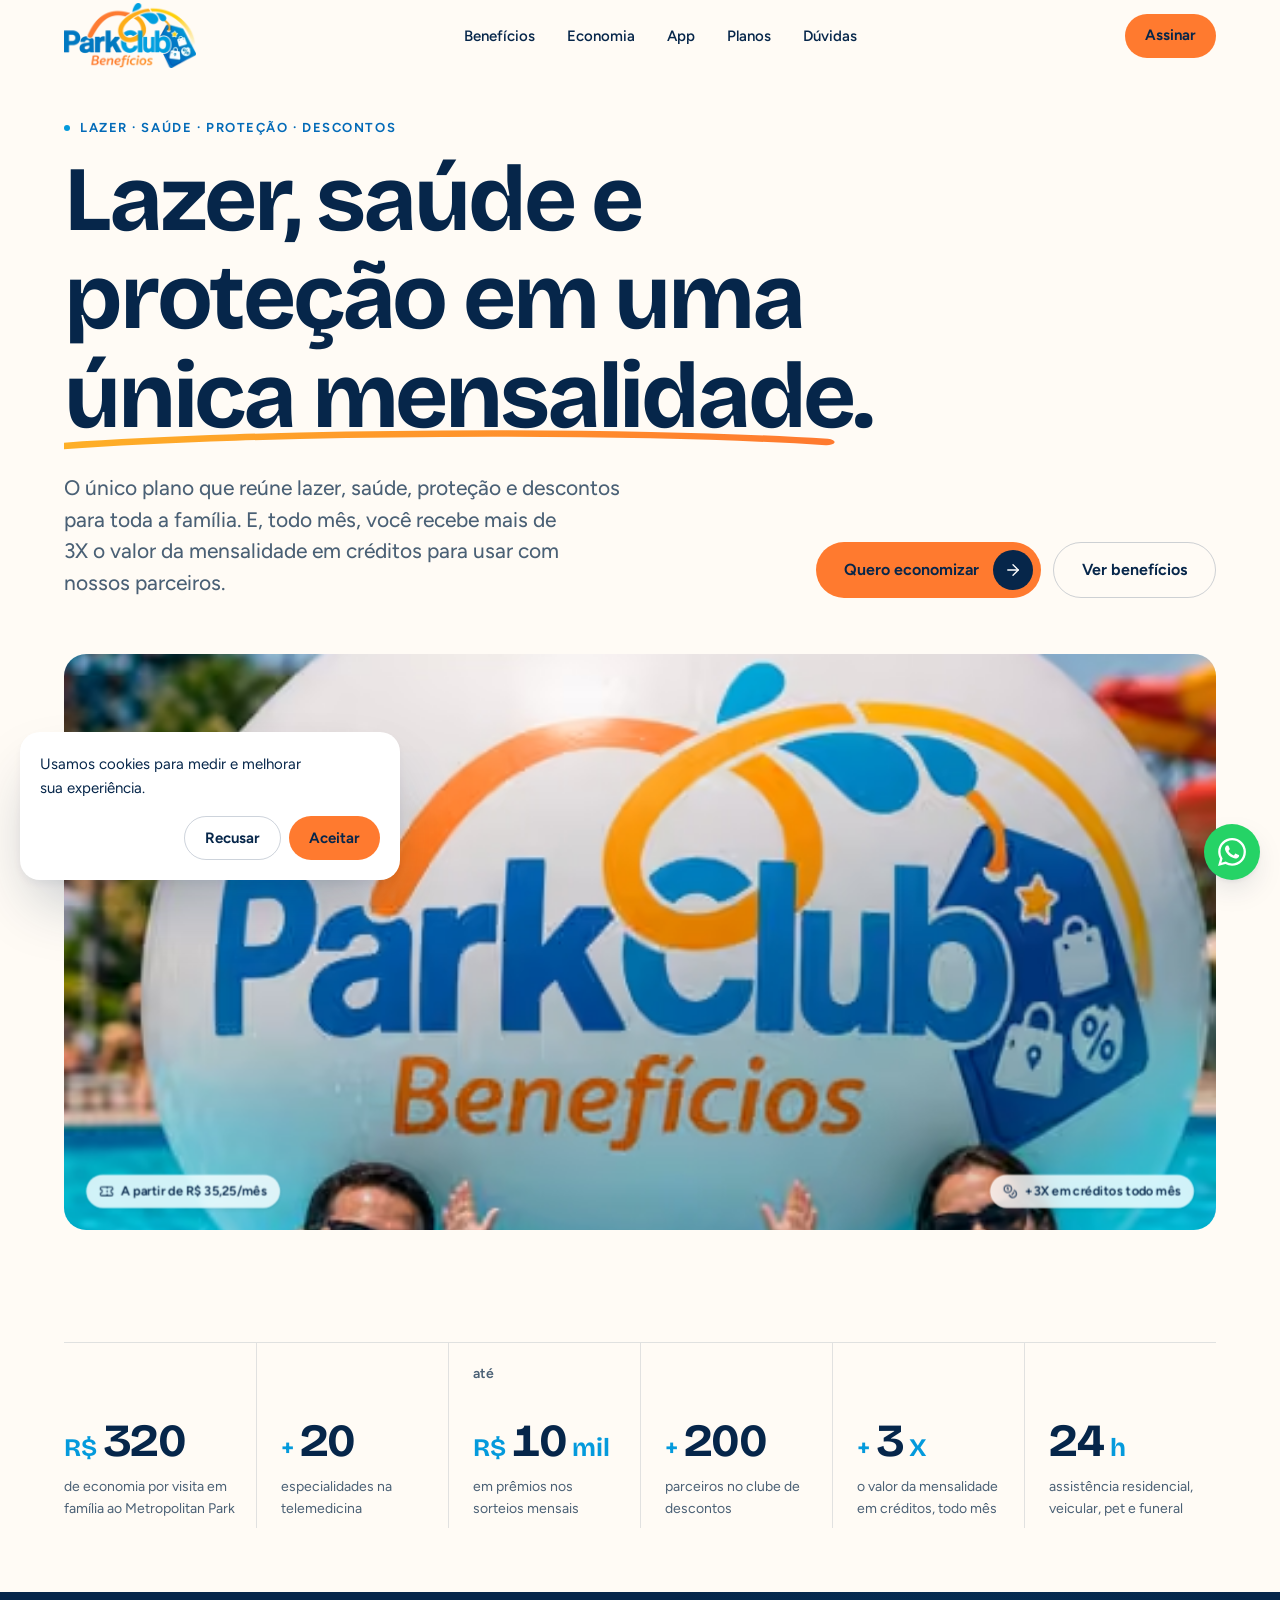
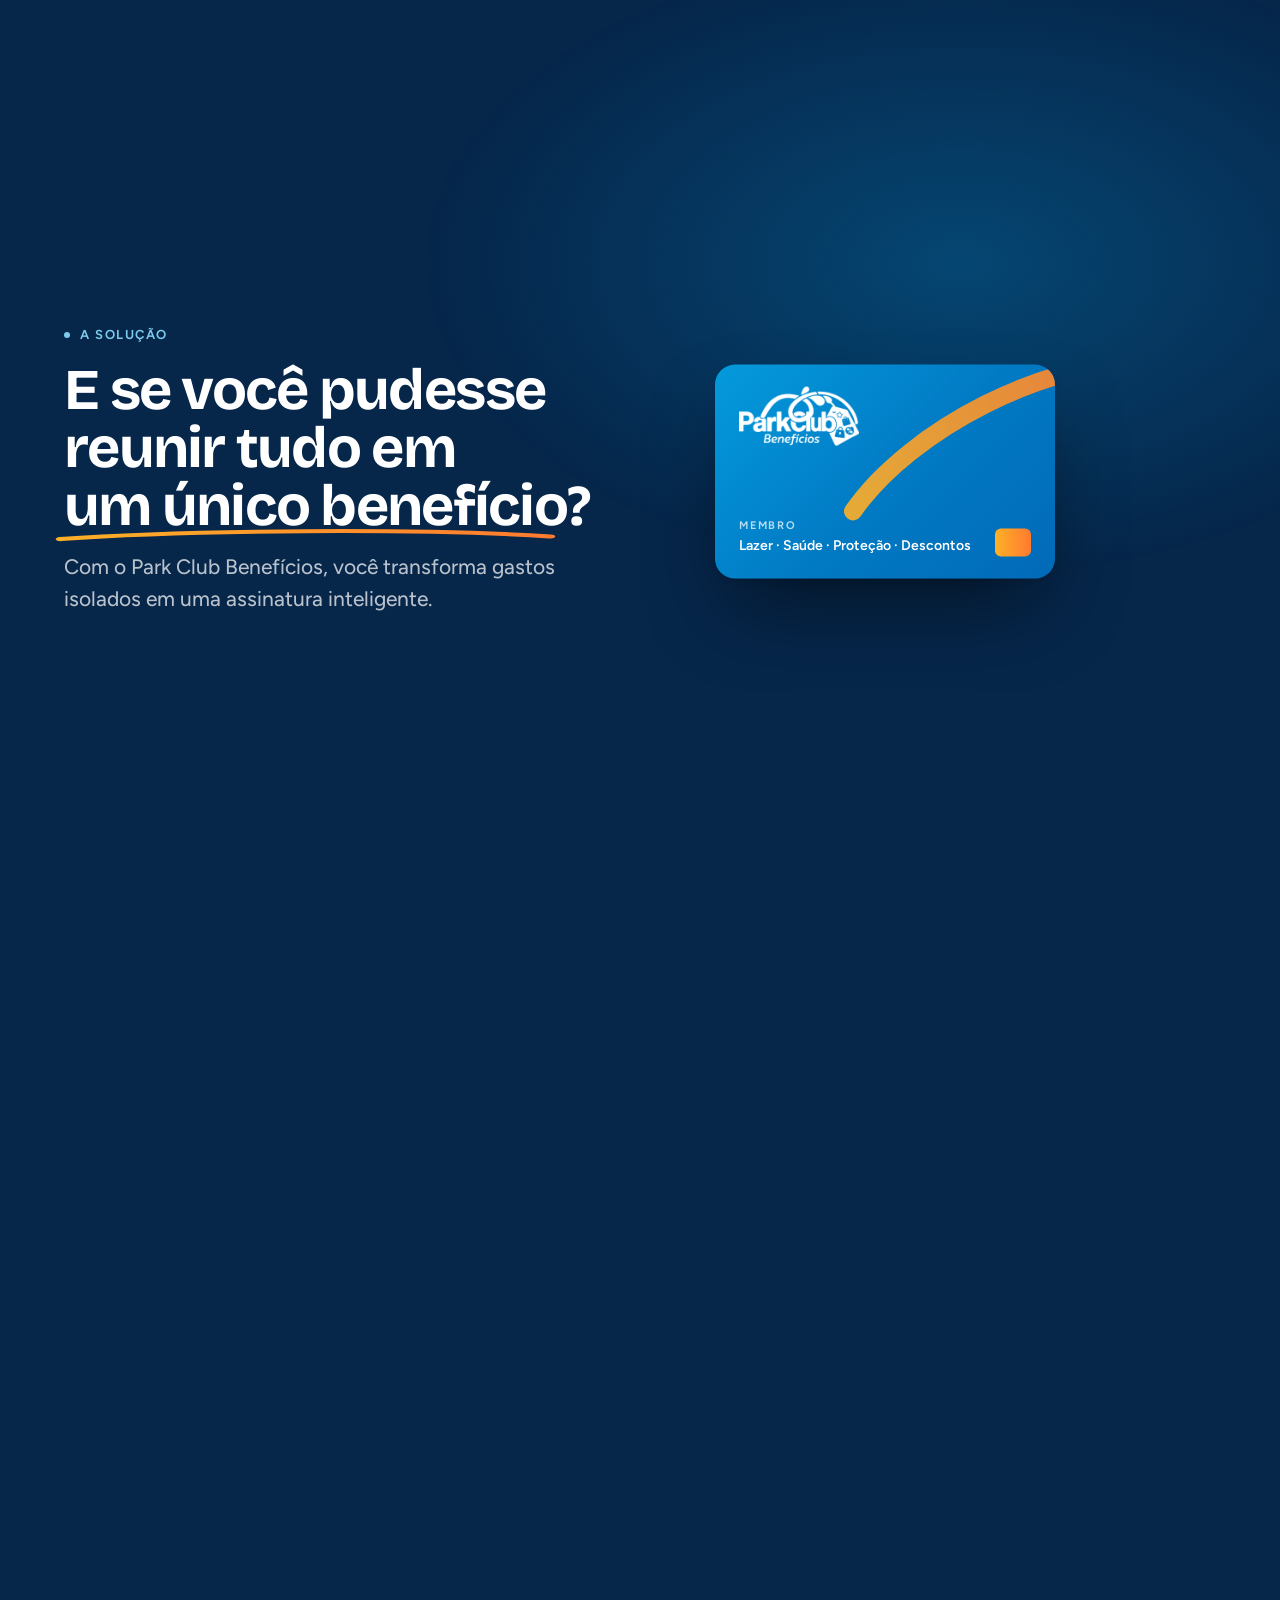
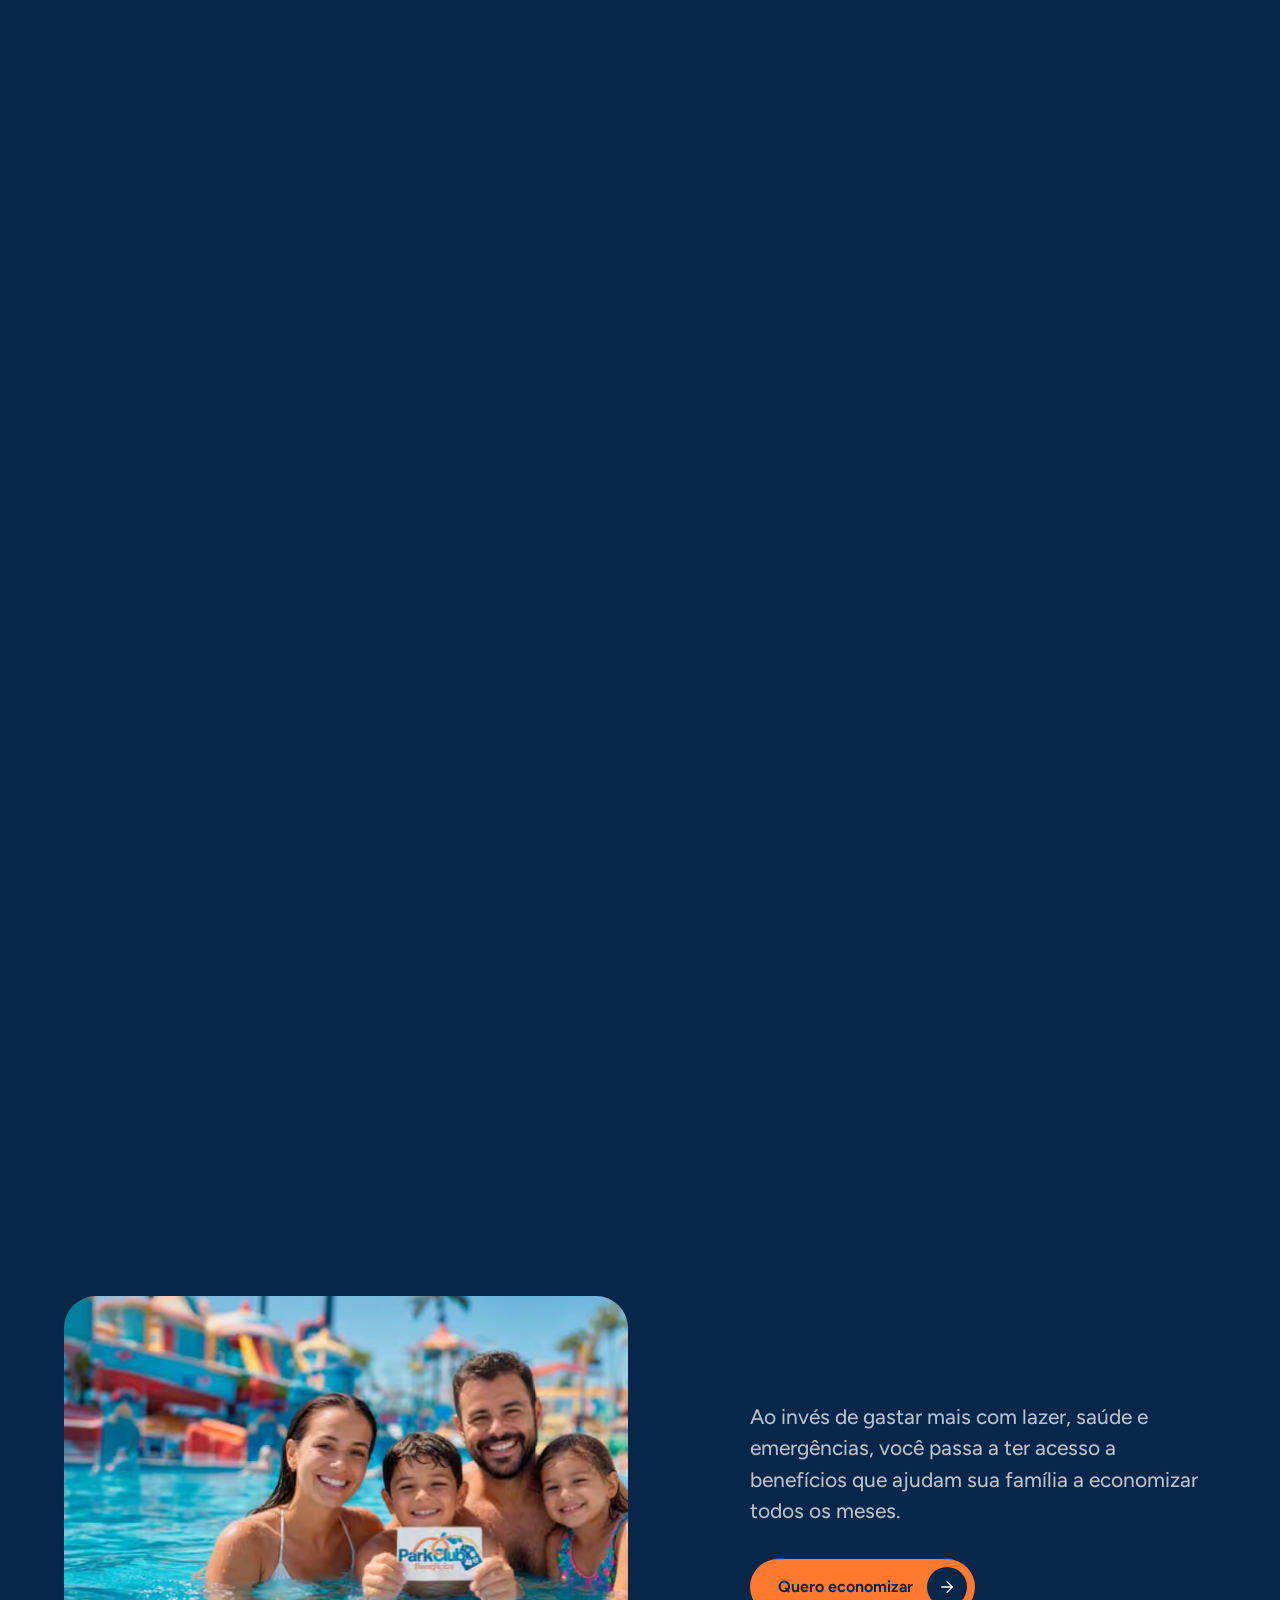
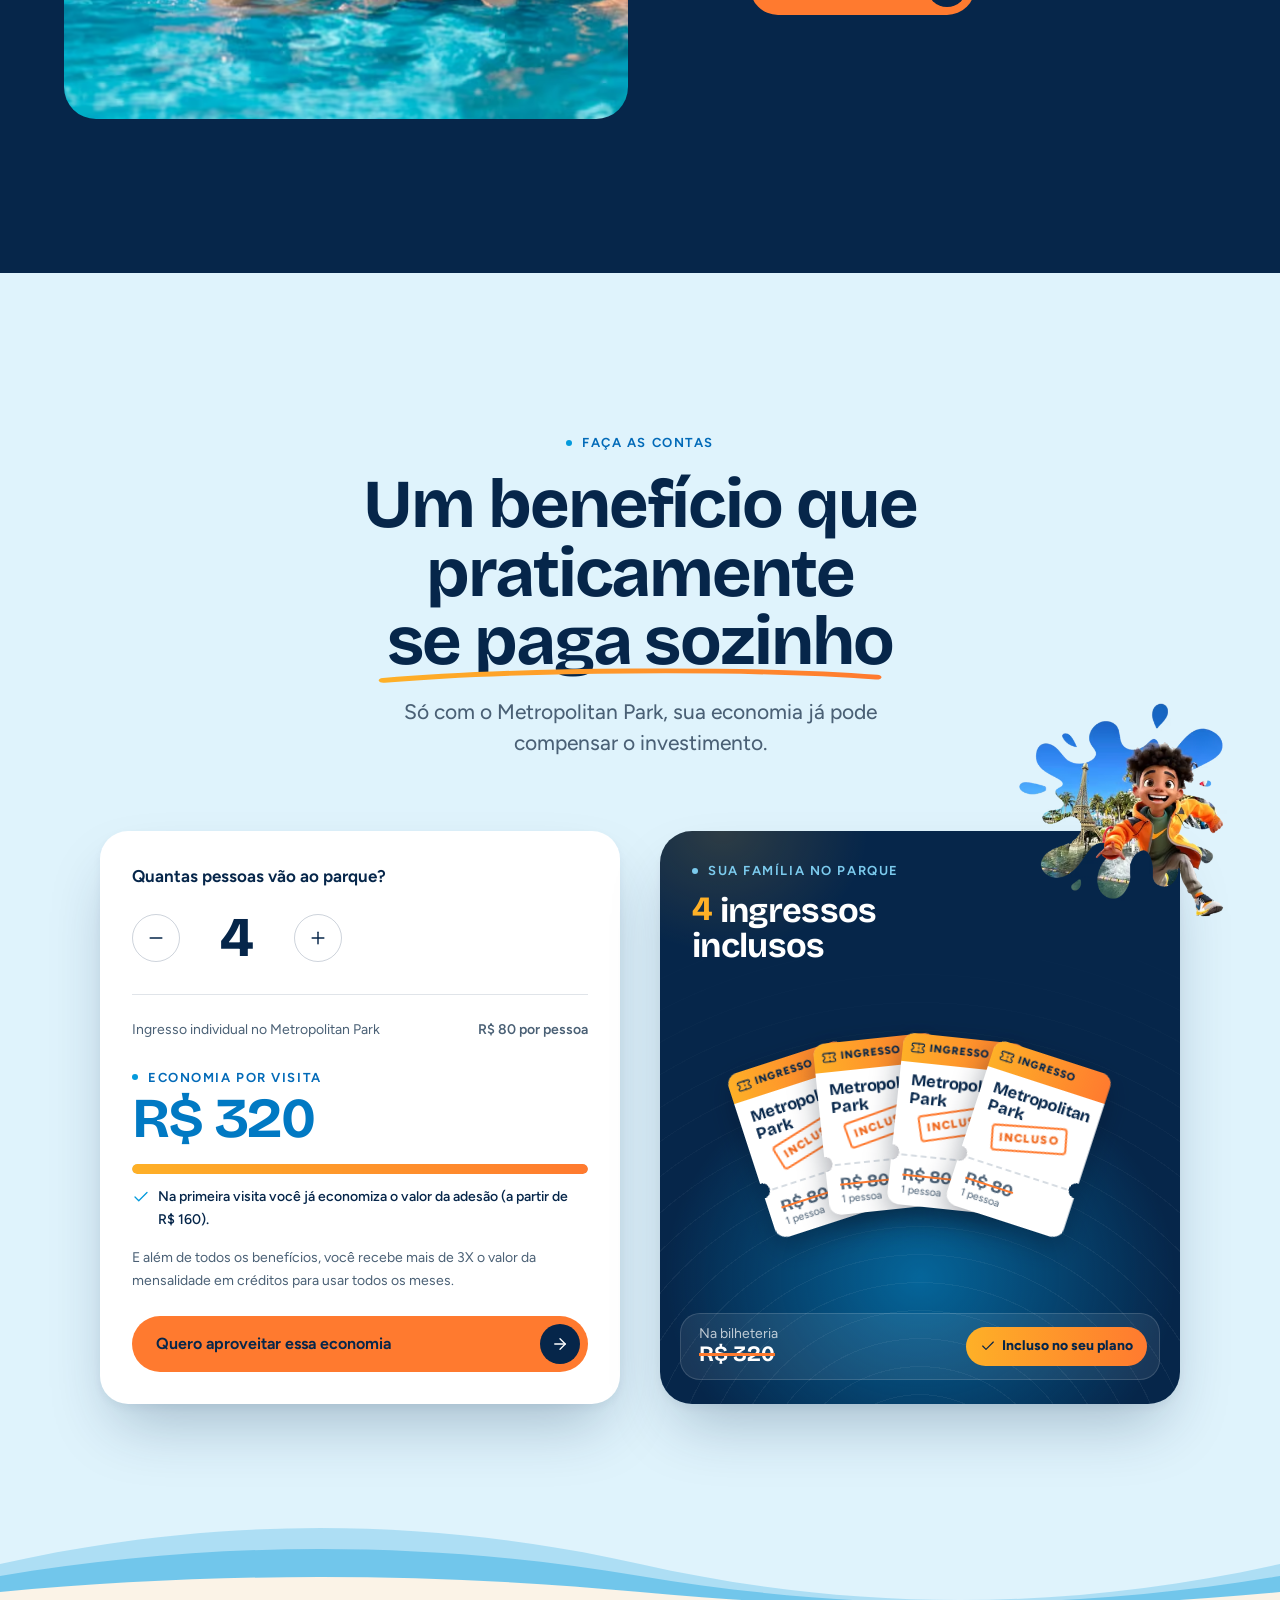
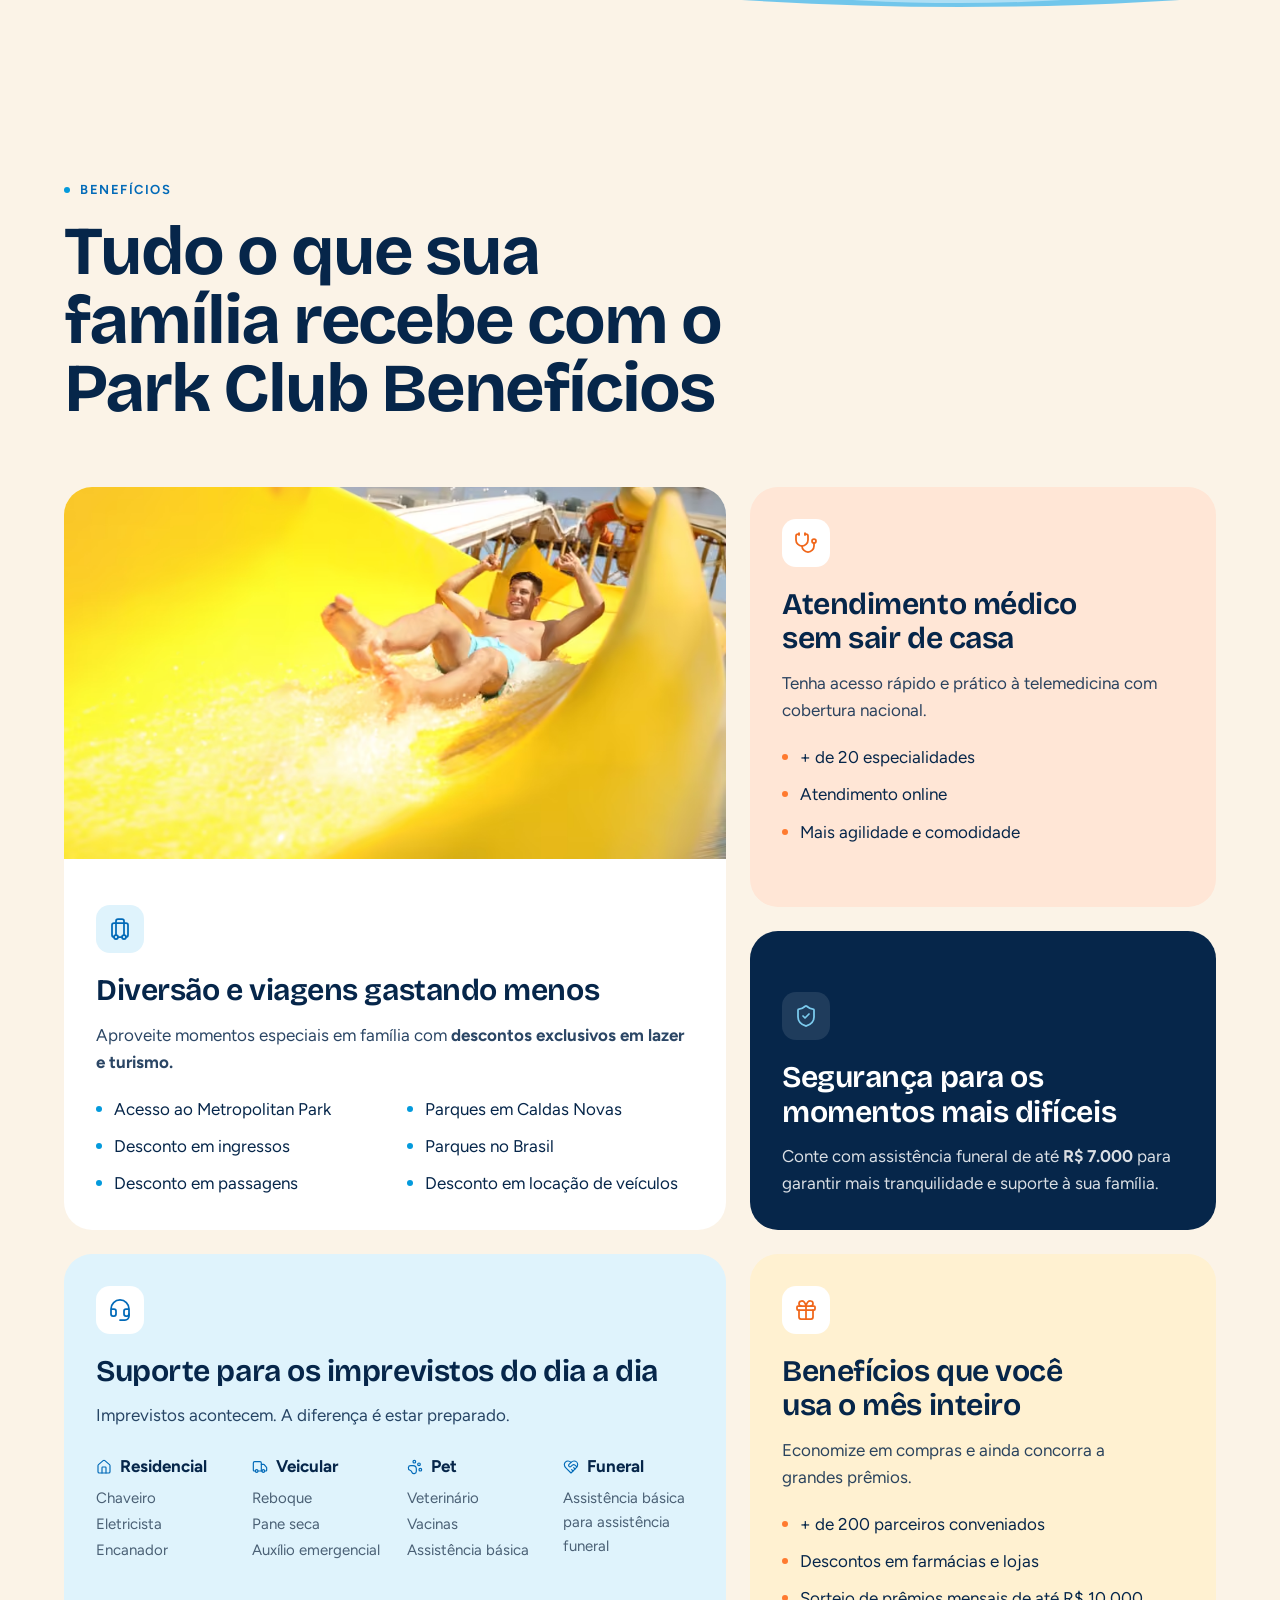
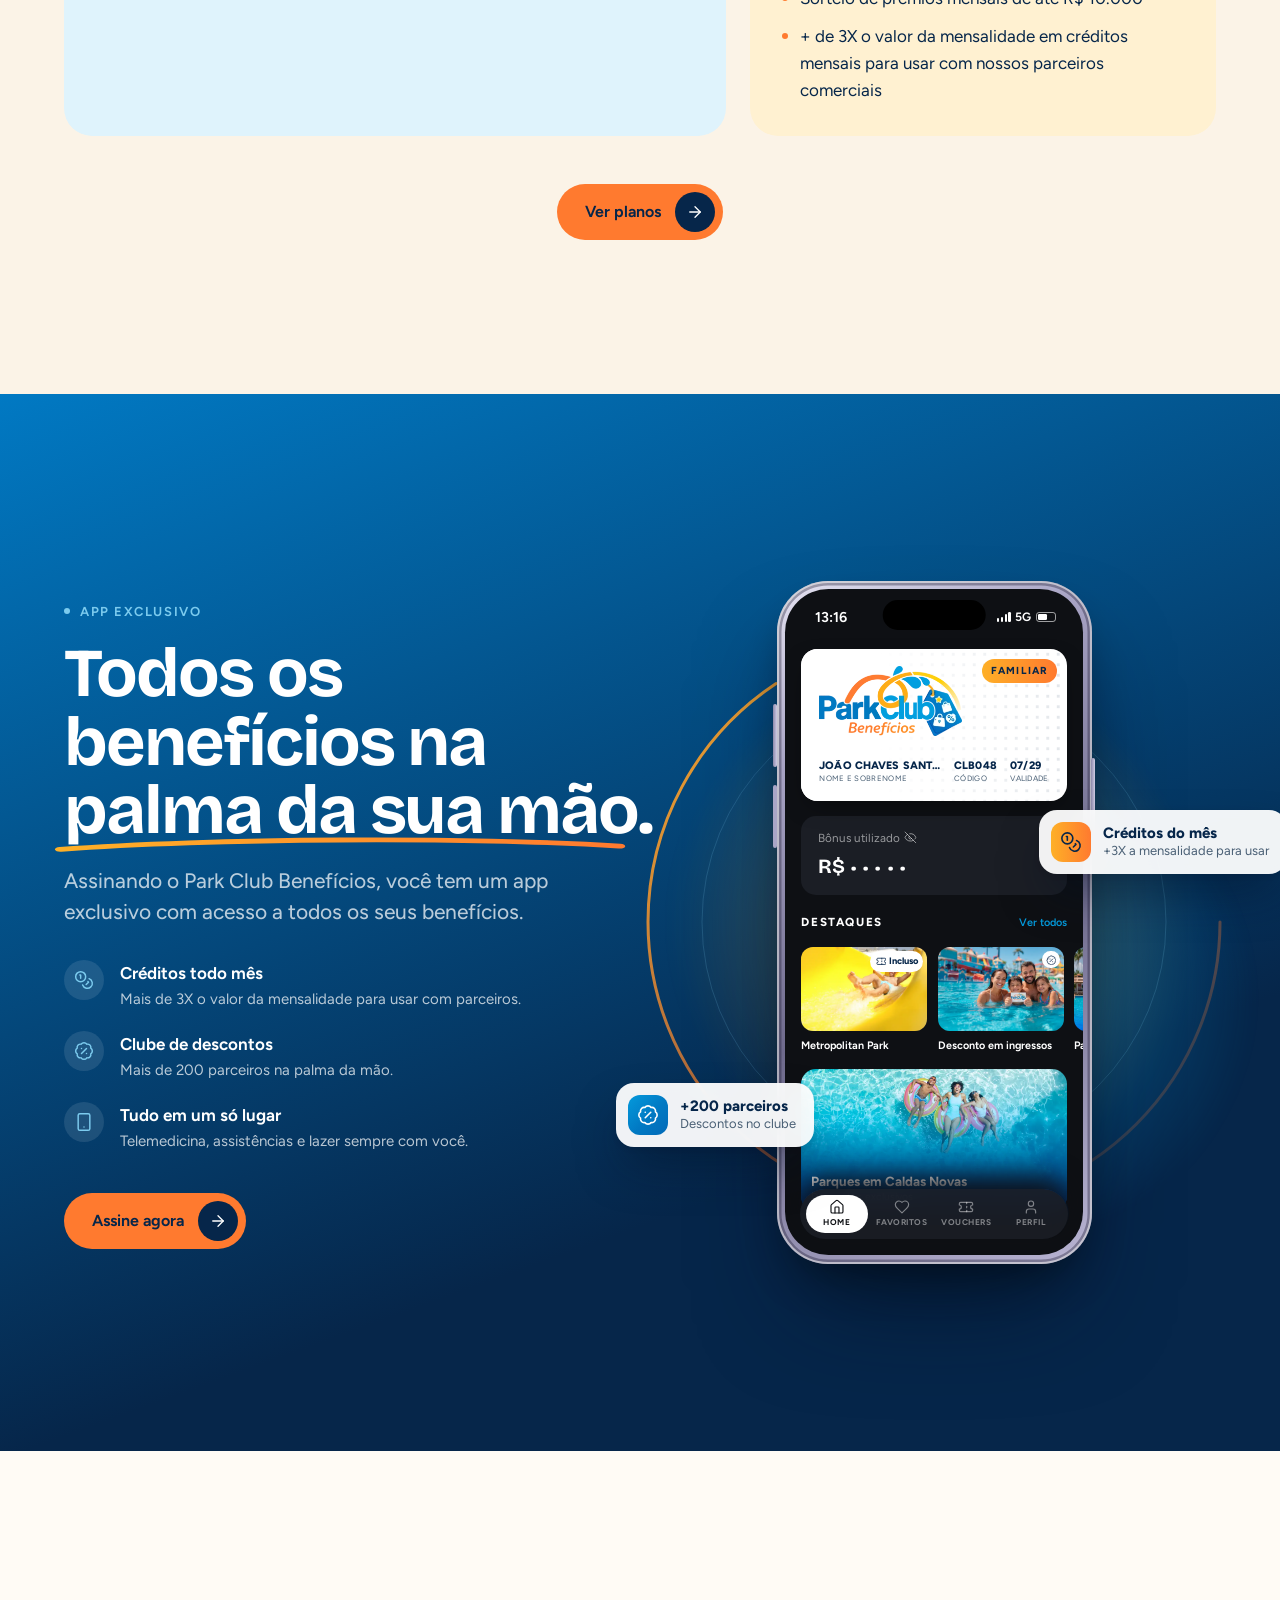
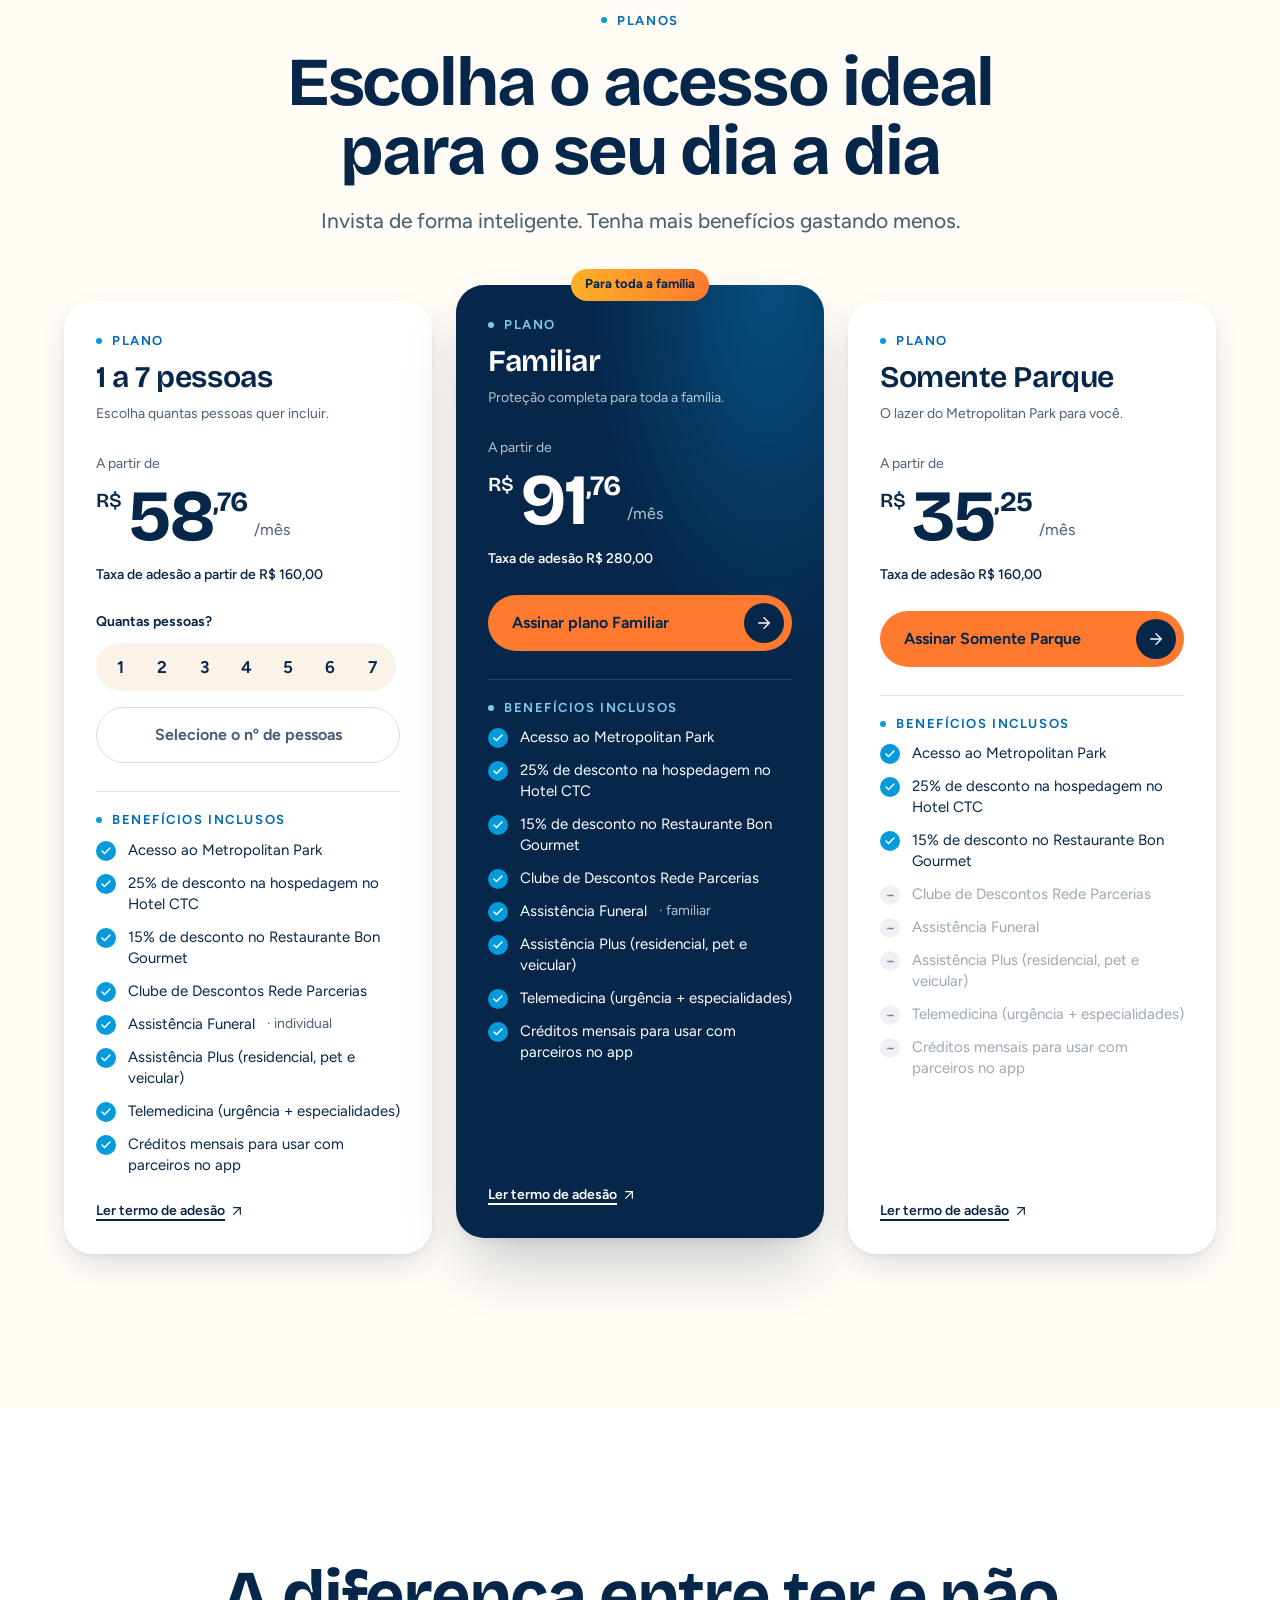
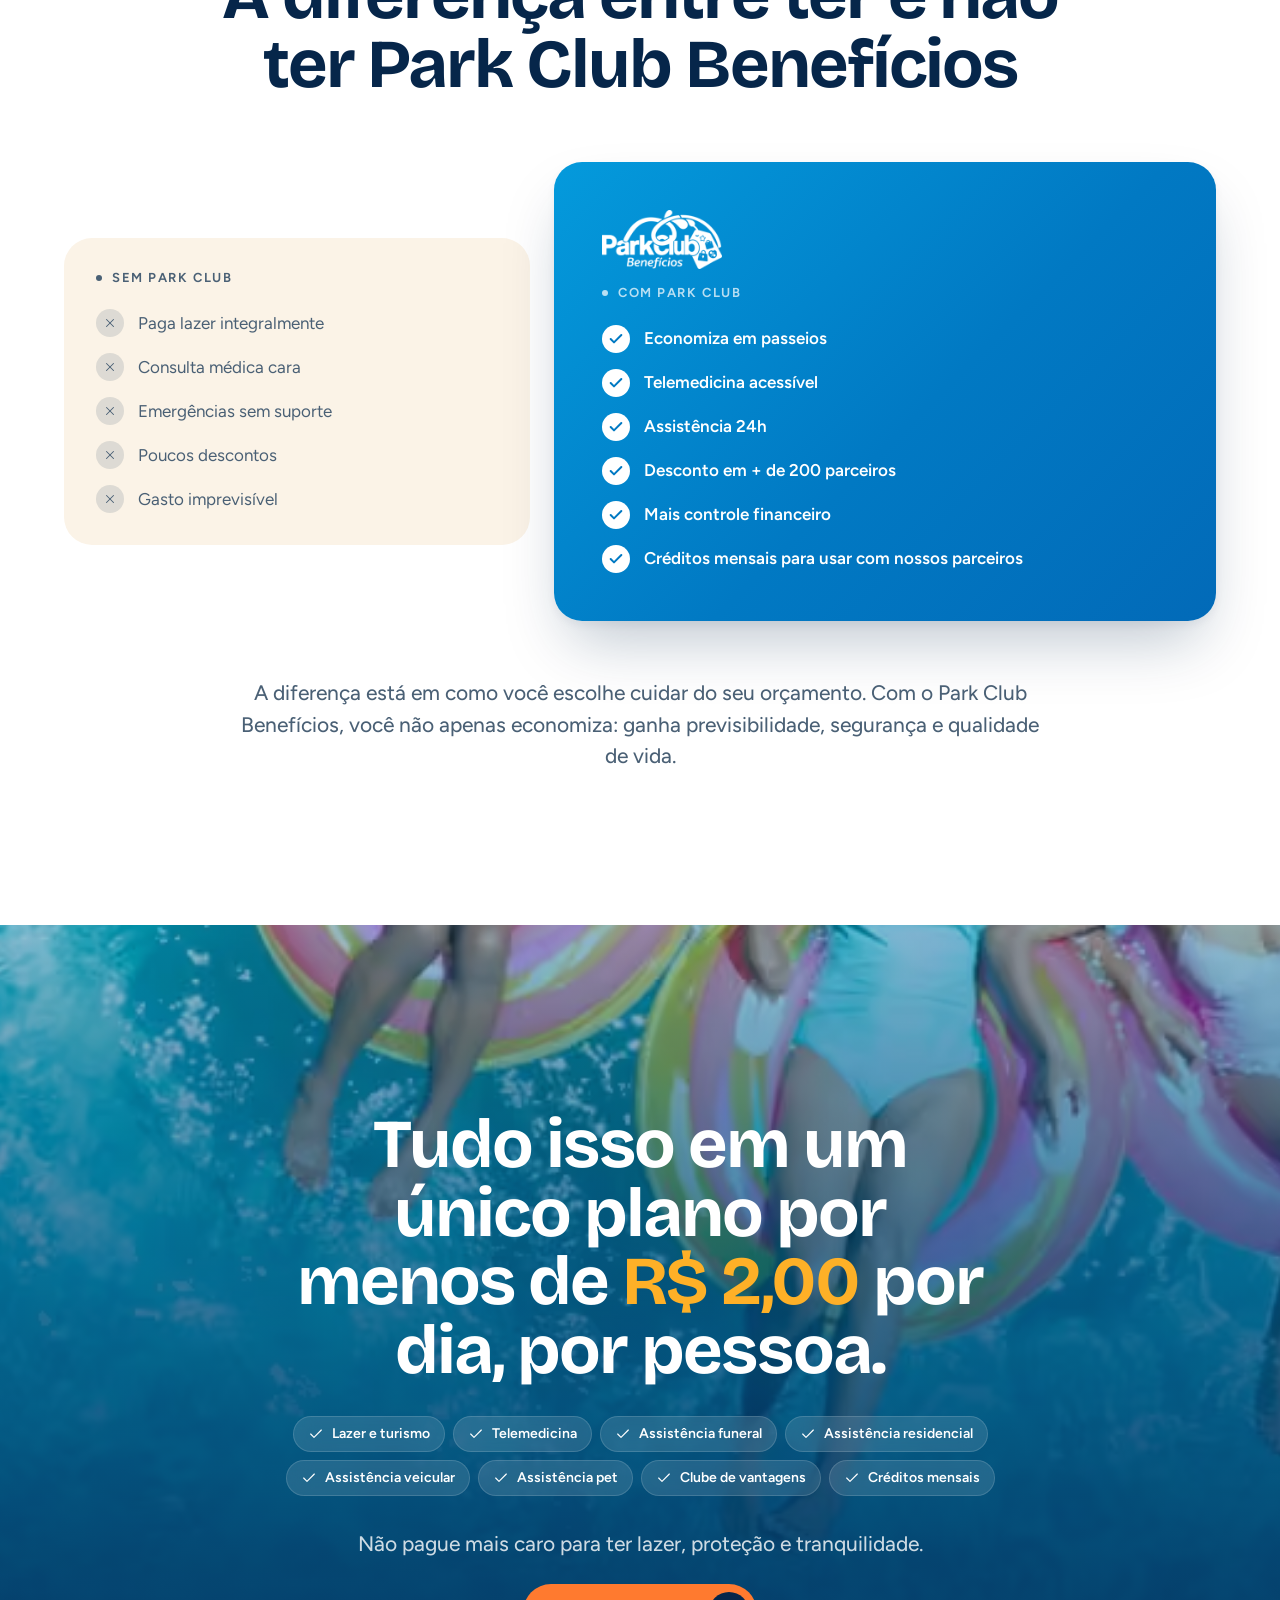
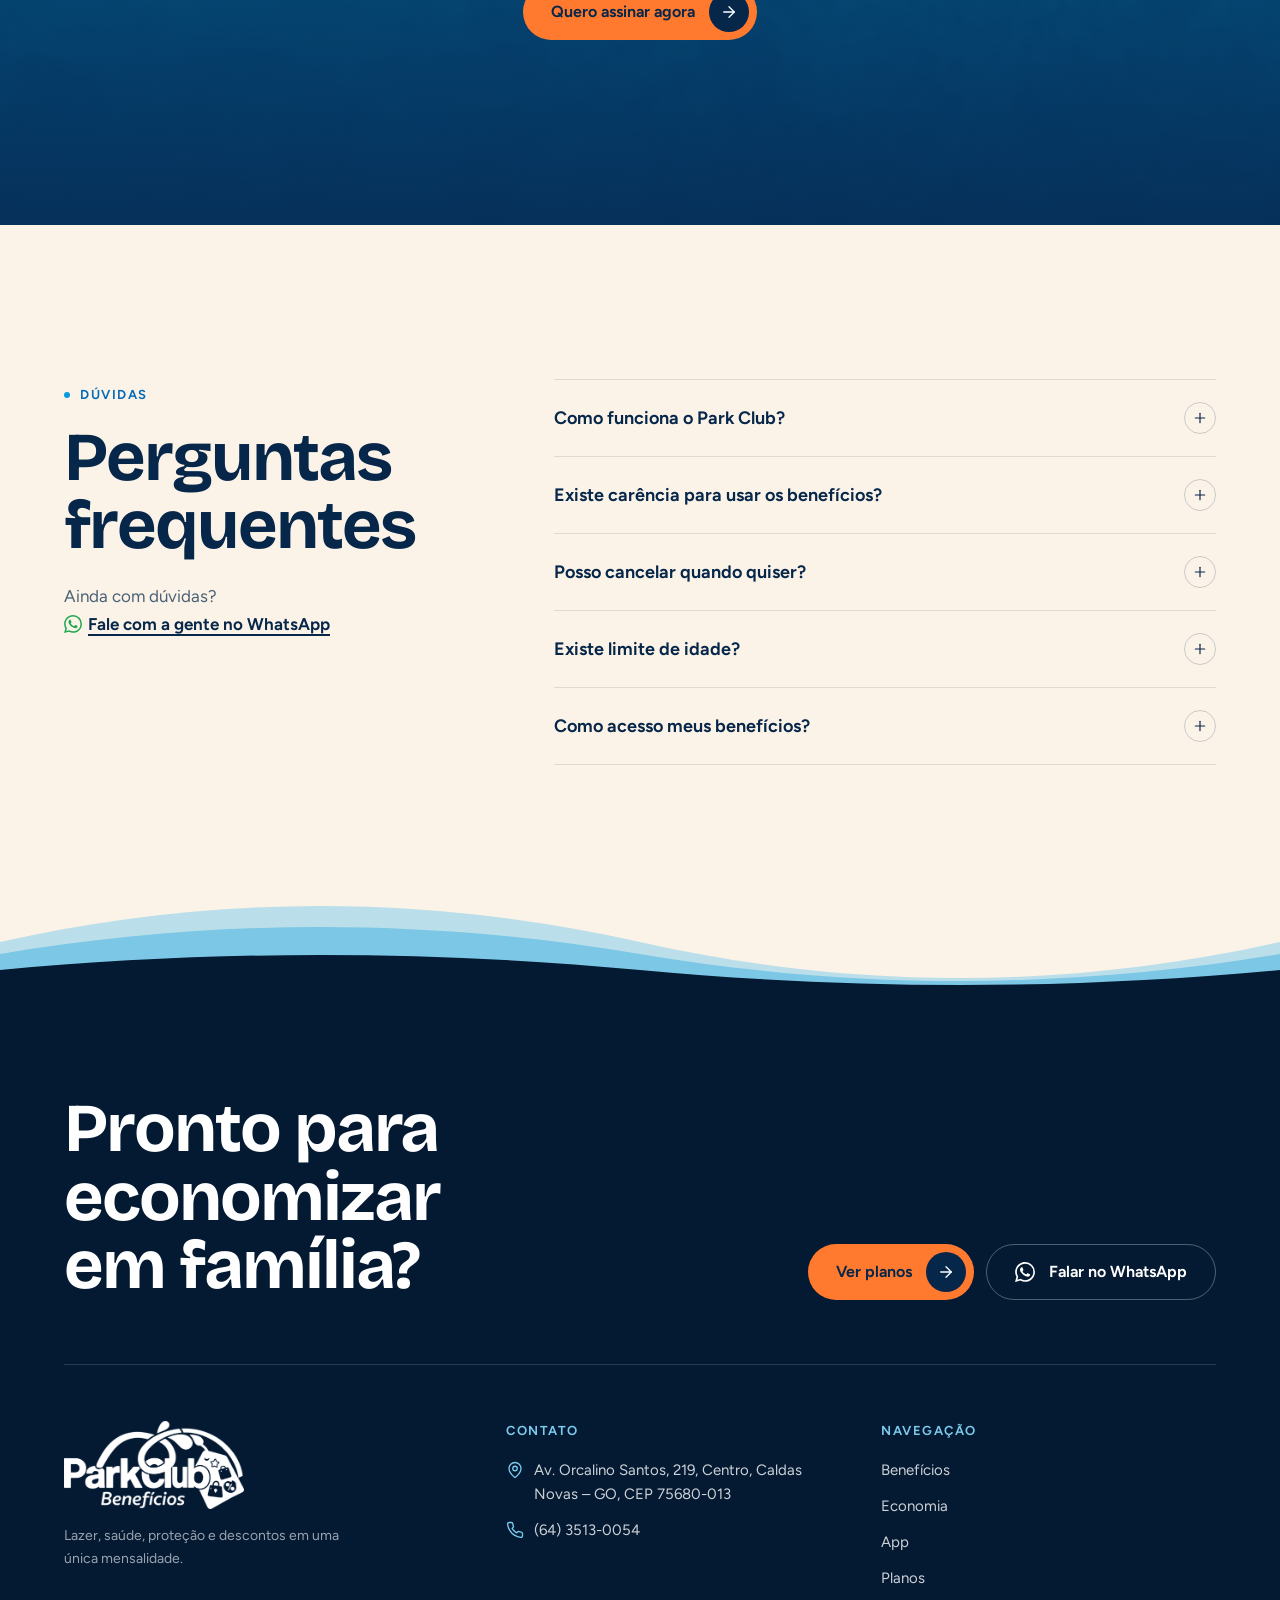
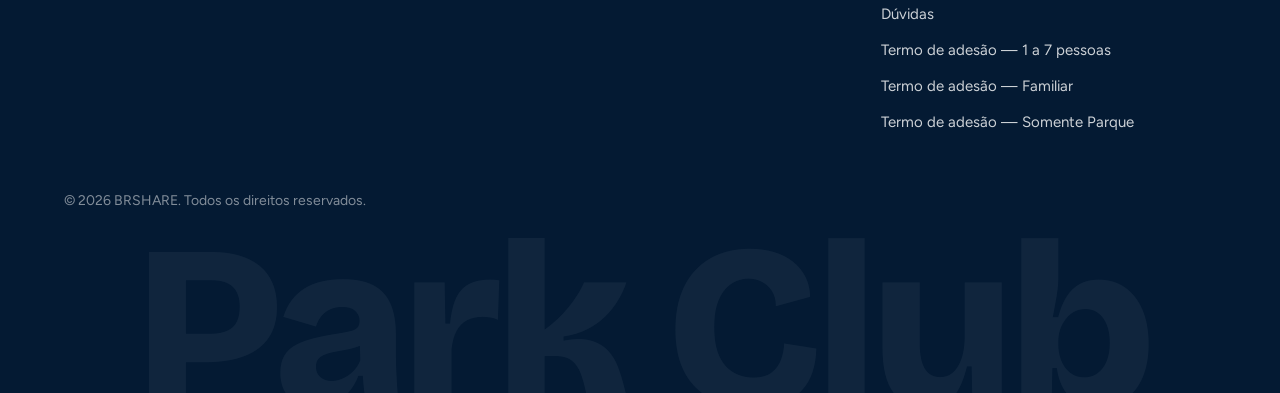
<file: index.html>
<!doctype html>
<html lang="pt-BR">
<head>
  <script>document.documentElement.classList.add('js')</script>
  <meta charset="utf-8">
  <meta name="viewport" content="width=device-width, initial-scale=1, viewport-fit=cover">
  <title>Park Club Benefícios | Lazer, saúde e proteção em um só plano</title>
  <meta name="description" content="O único plano que reúne lazer, saúde, proteção e descontos em uma única mensalidade. Acesso ao Metropolitan Park, telemedicina, assistências 24h e mais de 3X a mensalidade em créditos.">
  <link rel="canonical" href="https://www.parkclubbeneficios.com.br/">
  <meta name="theme-color" content="#FFFBF5">
  <link rel="icon" href="favicon.png" type="image/png">
  <link rel="apple-touch-icon" href="favicon.png">

  <meta property="og:locale" content="pt_BR">
  <meta property="og:type" content="website">
  <meta property="og:site_name" content="Park Club Benefícios">
  <meta property="og:title" content="Park Club Benefícios | Lazer, saúde e proteção em um só plano">
  <meta property="og:description" content="O único plano que reúne lazer, saúde, proteção e descontos em uma única mensalidade.">
  <meta property="og:url" content="https://www.parkclubbeneficios.com.br/">
  <meta property="og:image" content="https://www.parkclubbeneficios.com.br/assets/img/og-image.jpg">
  <meta property="og:image:width" content="1200">
  <meta property="og:image:height" content="630">
  <meta name="twitter:card" content="summary_large_image">

  <link rel="preload" href="assets/fonts/bricolage-grotesque-latin-wght-normal.woff2" as="font" type="font/woff2" crossorigin>
  <link rel="preload" href="assets/fonts/figtree-latin-wght-normal.woff2" as="font" type="font/woff2" crossorigin>
  <link rel="preload" as="image" type="image/avif" media="(min-width: 768px)" imagesrcset="assets/img/hero-960.avif 960w, assets/img/hero-1440.avif 1440w, assets/img/hero-1920.avif 1920w" imagesizes="calc(100vw - 32px)">
  <link rel="preload" as="image" type="image/avif" media="(max-width: 767px)" imagesrcset="assets/img/hero-m-480.avif 480w, assets/img/hero-m-720.avif 720w" imagesizes="calc(100vw - 32px)">
  <link rel="stylesheet" href="css/styles.css?v=20261126">

  <script>
    // Google Consent Mode v2 — defaults denied until the visitor accepts.
    window.dataLayer = window.dataLayer || [];
    function gtag(){dataLayer.push(arguments);}
    gtag('consent', 'default', { ad_storage: 'denied', analytics_storage: 'denied', ad_user_data: 'denied', ad_personalization: 'denied' });
  </script>

  <script type="application/ld+json">
  {
    "@context": "https://schema.org",
    "@graph": [
      {
        "@type": "Organization",
        "name": "Park Club Benefícios",
        "url": "https://www.parkclubbeneficios.com.br/",
        "logo": "https://www.parkclubbeneficios.com.br/assets/img/logo-color-420.png",
        "telephone": "+55 64 3513-0054",
        "address": {
          "@type": "PostalAddress",
          "streetAddress": "Av. Orcalino Santos, 219, Centro",
          "addressLocality": "Caldas Novas",
          "addressRegion": "GO",
          "postalCode": "75680-013",
          "addressCountry": "BR"
        }
      },
      {
        "@type": "FAQPage",
        "mainEntity": [
          { "@type": "Question", "name": "Como funciona o Park Club?", "acceptedAnswer": { "@type": "Answer", "text": "O Park Club é uma assinatura de benefícios que reúne lazer, saúde, proteção e descontos exclusivos em um único plano." } },
          { "@type": "Question", "name": "Existe carência para usar os benefícios?", "acceptedAnswer": { "@type": "Answer", "text": "Sim. Alguns benefícios possuem prazo de carência: Telemedicina, 5 dias; Assistência Plus, 30 dias; Assistência Funeral, 90 dias. Os benefícios de lazer podem seguir regras específicas de uso." } },
          { "@type": "Question", "name": "Posso cancelar quando quiser?", "acceptedAnswer": { "@type": "Answer", "text": "Sim. Após 3 meses de permanência, o cancelamento pode ser feito sem multa." } },
          { "@type": "Question", "name": "Existe limite de idade?", "acceptedAnswer": { "@type": "Answer", "text": "Somente para a Assistência Funeral. Em todos os planos, a idade máxima de inclusão é de 65 anos. Clientes cadastrados antes dos 65 anos têm o benefício garantido após essa idade. Na modalidade Familiar, o cônjuge e os filhos de até 21 anos estão cobertos por meio do vínculo com o titular." } },
          { "@type": "Question", "name": "Como acesso meus benefícios?", "acceptedAnswer": { "@type": "Answer", "text": "Após a contratação, você recebe todas as orientações e links de acesso para utilizar os benefícios incluídos no plano." } }
        ]
      }
    ]
  }
  </script>
</head>
<body>
  <a class="skip-link" href="#conteudo">Pular para o conteúdo</a>

  <!-- ============ 5.1 HEADER ============ -->
  <header class="header" data-header>
    <div class="container header__inner">
      <a class="header__logo" href="#inicio" aria-label="Park Club Benefícios — início">
        <img src="assets/img/logo-color-280.webp" width="132" height="65" alt="Park Club Benefícios">
      </a>
      <nav class="header__nav" aria-label="Principal">
        <a href="#beneficios">Benefícios</a>
        <a href="#calculadora">Economia</a>
        <a href="#app">App</a>
        <a href="#planos">Planos</a>
        <a href="#duvidas">Dúvidas</a>
      </nav>
      <div class="header__actions">
        <a class="btn btn--primary btn--sm" href="#planos" data-cta-location="header">Assinar</a>
        <button class="menu-btn" type="button" aria-expanded="false" aria-controls="mobile-menu" aria-label="Abrir menu" data-menu-btn>
          <span></span><span></span>
        </button>
      </div>
    </div>
  </header>

  <div class="mobile-menu" id="mobile-menu" role="dialog" aria-modal="true" aria-label="Menu" hidden data-menu>
    <nav class="mobile-menu__nav" aria-label="Menu móvel">
      <a href="#beneficios">Benefícios</a>
      <a href="#calculadora">Economia</a>
      <a href="#app">App</a>
      <a href="#planos">Planos</a>
      <a href="#duvidas">Dúvidas</a>
    </nav>
    <div class="mobile-menu__foot">
      <a class="btn btn--primary" href="#planos" data-cta-location="header">Ver planos<span class="btn__arrow"><svg class="icon" aria-hidden="true"><use href="assets/icons/sprite.svg#i-arrow-right"/></svg></span></a>
      <a class="mobile-menu__wa" href="https://api.whatsapp.com/send/?phone=%2B556435130054&amp;text=Ol%C3%A1%2C+vim+do+site+e+quero+saber+mais+sobre+o+Park+Club.&amp;type=phone_number&amp;app_absent=0" target="_blank" rel="noopener" data-wa="menu"><svg class="icon" aria-hidden="true"><use href="assets/icons/sprite.svg#i-whatsapp"/></svg> Falar no WhatsApp</a>
    </div>
  </div>

  <main id="conteudo">

    <!-- ============ 5.2 HERO ============ -->
    <section class="hero" id="inicio" aria-labelledby="hero-title">
      <div class="container">
        <p class="eyebrow hero__eyebrow">Lazer · Saúde · Proteção · Descontos</p>
        <h1 class="hero__title" id="hero-title">
          <span class="line"><span class="line__inner">Lazer, saúde e</span></span>
          <span class="line"><span class="line__inner">proteção em uma</span></span>
          <span class="line"><span class="line__inner"><span class="swoosh">única mensalidade<svg class="swoosh__svg" viewBox="0 0 300 24" preserveAspectRatio="none" aria-hidden="true"><defs><linearGradient id="sun-hero" x1="0" x2="1"><stop offset="0" stop-color="#FEB027"/><stop offset="1" stop-color="#FF7A2F"/></linearGradient></defs><path d="M4 18 C 80 4, 220 2, 296 14" pathLength="1" stroke="url(#sun-hero)" stroke-width="6" stroke-linecap="round" fill="none"/></svg></span>.</span></span>
        </h1>
        <div class="hero__row">
          <p class="lead hero__lead">O único plano que reúne lazer, saúde, proteção e descontos para toda a família. E, todo mês, você recebe mais de 3X o valor da mensalidade em créditos para usar com nossos parceiros.</p>
          <div class="hero__ctas" data-hero-ctas>
            <a class="btn btn--primary" href="#planos" data-cta-location="hero">Quero economizar<span class="btn__arrow"><svg class="icon" aria-hidden="true"><use href="assets/icons/sprite.svg#i-arrow-right"/></svg></span></a>
            <a class="btn btn--ghost" href="#beneficios" data-cta-location="hero">Ver benefícios</a>
          </div>
        </div>
      </div>
      <div class="hero__media" data-hero-media>
        <picture>
          <source media="(max-width: 767px)" type="image/avif" srcset="assets/img/hero-m-480.avif 480w, assets/img/hero-m-720.avif 720w" sizes="calc(100vw - 32px)">
          <source media="(max-width: 767px)" type="image/webp" srcset="assets/img/hero-m-480.webp 480w, assets/img/hero-m-720.webp 720w" sizes="calc(100vw - 32px)">
          <source type="image/avif" srcset="assets/img/hero-960.avif 960w, assets/img/hero-1440.avif 1440w, assets/img/hero-1920.avif 1920w" sizes="calc(100vw - 32px)">
          <img class="hero__img" src="assets/img/hero-1440.webp" srcset="assets/img/hero-960.webp 960w, assets/img/hero-1440.webp 1440w, assets/img/hero-1920.webp 1920w" sizes="calc(100vw - 32px)" width="1920" height="1080" fetchpriority="high" alt="Família sorrindo na piscina do parque aquático, em frente a um balão com o logo do Park Club Benefícios">
        </picture>
        <div class="hero__chips">
          <span class="chip chip--glass hero__chip"><svg class="icon" aria-hidden="true"><use href="assets/icons/sprite.svg#i-ticket"/></svg>A partir de R$ 35,25/mês</span>
          <span class="chip chip--glass hero__chip"><svg class="icon" aria-hidden="true"><use href="assets/icons/sprite.svg#i-coins"/></svg>+3X em créditos todo mês</span>
        </div>
      </div>
    </section>

    <!-- ============ 5.3 HIGHLIGHTS ============ -->
    <section class="stats" id="destaques" aria-label="Destaques do plano">
      <div class="container">
        <ul class="stats__grid" data-reveal-group data-countup-group>
          <li class="stat">
            <p class="stat__num"><span class="stat__affix">R$</span> <span data-count="320">320</span></p>
            <p class="stat__label">de economia por visita em família ao Metropolitan Park</p>
          </li>
          <li class="stat">
            <p class="stat__num"><span class="stat__affix">+</span><span data-count="20">20</span></p>
            <p class="stat__label">especialidades na telemedicina</p>
          </li>
          <li class="stat">
            <p class="stat__num"><span class="stat__pre">até</span><span class="stat__affix">R$</span> <span data-count="10">10</span> <span class="stat__affix">mil</span></p>
            <p class="stat__label">em prêmios nos sorteios mensais</p>
          </li>
          <li class="stat">
            <p class="stat__num"><span class="stat__affix">+</span><span data-count="200">200</span></p>
            <p class="stat__label">parceiros no clube de descontos</p>
          </li>
          <li class="stat">
            <p class="stat__num"><span class="stat__affix">+</span>3<span class="stat__affix">X</span></p>
            <p class="stat__label">o valor da mensalidade em créditos, todo mês</p>
          </li>
          <li class="stat">
            <p class="stat__num">24<span class="stat__affix">h</span></p>
            <p class="stat__label">assistência residencial, veicular, pet e funeral</p>
          </li>
        </ul>
      </div>
    </section>

    <!-- ============ 5.4 STORY ============ -->
    <section class="story" id="economia" data-phase="0" aria-labelledby="story-sr-title" data-story>
      <div class="sr-only">
        <h2 id="story-sr-title">Quanto sua família gasta por mês com lazer, saúde e imprevistos?</h2>
        <p>Toda família convive com despesas que parecem pequenas separadamente… mas juntas pesam no orçamento:</p>
        <ul>
          <li>Passeios de fim de semana</li><li>Consultas médicas</li><li>Emergências com carro</li>
          <li>Problemas em casa</li><li>Cuidados com pets</li><li>Despesas inesperadas</li>
        </ul>
        <p>No fim do mês, a conta chega. E normalmente você paga por tudo separadamente.</p>
        <h3>E se você pudesse reunir tudo em um único benefício?</h3>
        <p>Com o Park Club Benefícios, você transforma gastos isolados em uma assinatura inteligente.</p>
      </div>

      <div class="story__sticky">
        <div class="container story__grid">
          <div class="story__copy" aria-hidden="true">
            <div class="story__state is-active" data-state="0">
              <p class="eyebrow eyebrow--dark">A conta do mês</p>
              <p class="h2">Quanto sua família gasta por mês com lazer, saúde e imprevistos?</p>
              <p class="lead">Toda família convive com despesas que parecem pequenas separadamente… mas juntas pesam no orçamento.</p>
            </div>
            <div class="story__state" data-state="1">
              <p class="eyebrow eyebrow--dark">A conta do mês</p>
              <p class="h2">No fim do mês, a conta chega.</p>
              <p class="lead">E normalmente você paga por tudo separadamente.</p>
            </div>
            <div class="story__state" data-state="2">
              <p class="eyebrow eyebrow--dark">A solução</p>
              <p class="h2">E se você pudesse reunir tudo em <span class="nowrap"><span class="swoosh">um único benefício<svg class="swoosh__svg" viewBox="0 0 300 24" preserveAspectRatio="none" aria-hidden="true"><defs><linearGradient id="sun-story" x1="0" x2="1"><stop offset="0" stop-color="#FEB027"/><stop offset="1" stop-color="#FF7A2F"/></linearGradient></defs><path d="M4 18 C 80 4, 220 2, 296 14" pathLength="1" stroke="url(#sun-story)" stroke-width="6" stroke-linecap="round" fill="none"/></svg></span>?</span></p>
              <p class="lead">Com o Park Club Benefícios, você transforma gastos isolados em uma assinatura inteligente.</p>
            </div>
          </div>

          <div class="story__stage-wrap" aria-hidden="true">
            <div class="story__stage" data-stage>
              <div class="bill" data-i="0"><span class="bill__icon"><svg class="icon"><use href="assets/icons/sprite.svg#i-ferris-wheel"/></svg></span><span class="bill__label">Passeios de fim de semana</span><span class="bill__stub">R$ •••</span></div>
              <div class="bill" data-i="1"><span class="bill__icon"><svg class="icon"><use href="assets/icons/sprite.svg#i-stethoscope"/></svg></span><span class="bill__label">Consultas médicas</span><span class="bill__stub">R$ •••</span></div>
              <div class="bill" data-i="2"><span class="bill__icon"><svg class="icon"><use href="assets/icons/sprite.svg#i-car-front"/></svg></span><span class="bill__label">Emergências com carro</span><span class="bill__stub">R$ •••</span></div>
              <div class="bill" data-i="3"><span class="bill__icon"><svg class="icon"><use href="assets/icons/sprite.svg#i-house"/></svg></span><span class="bill__label">Problemas em casa</span><span class="bill__stub">R$ •••</span></div>
              <div class="bill" data-i="4"><span class="bill__icon"><svg class="icon"><use href="assets/icons/sprite.svg#i-paw-print"/></svg></span><span class="bill__label">Cuidados com pets</span><span class="bill__stub">R$ •••</span></div>
              <div class="bill" data-i="5"><span class="bill__icon"><svg class="icon"><use href="assets/icons/sprite.svg#i-circle-alert"/></svg></span><span class="bill__label">Despesas inesperadas</span><span class="bill__stub">R$ •••</span></div>

              <div class="member-card" data-card>
                <div class="member-card__inner" data-card-inner>
                  <svg class="member-card__arc" viewBox="0 0 300 24" preserveAspectRatio="none"><defs><linearGradient id="sun-card" x1="0" x2="1"><stop offset="0" stop-color="#FEB027"/><stop offset="1" stop-color="#FF7A2F"/></linearGradient></defs><path d="M4 18 C 80 4, 220 2, 296 14" stroke="url(#sun-card)" stroke-width="5" stroke-linecap="round" fill="none"/></svg>
                  <img class="member-card__logo" src="assets/img/logo-white-280.webp" width="120" height="59" alt="">
                  <div class="member-card__foot">
                    <div>
                      <p class="member-card__label">Membro</p>
                      <p class="member-card__perks">Lazer · Saúde · Proteção · Descontos</p>
                    </div>
                    <span class="member-card__chip"></span>
                  </div>
                  <span class="member-card__sheen" data-sheen></span>
                </div>
              </div>
            </div>
          </div>
        </div>
      </div>
    </section>

    <div class="story-resolution">
      <div class="container story-resolution__grid">
        <div class="story-resolution__media" data-reveal>
          <picture>
            <source type="image/avif" srcset="assets/img/family-card-800.avif 800w, assets/img/family-card-1200.avif 1200w, assets/img/family-card-1800.avif 1800w" sizes="(min-width: 1024px) 50vw, 100vw">
            <img class="parallax-img" src="assets/img/family-card-1200.webp" srcset="assets/img/family-card-800.webp 800w, assets/img/family-card-1200.webp 1200w, assets/img/family-card-1800.webp 1800w" sizes="(min-width: 1024px) 50vw, 100vw" width="1800" height="1075" loading="lazy" decoding="async" alt="Família na piscina segurando o cartão Park Club Benefícios" data-fx="parallax">
          </picture>
        </div>
        <div class="story-resolution__copy" data-reveal>
          <p class="lead">Ao invés de gastar mais com lazer, saúde e emergências, você passa a ter acesso a benefícios que ajudam sua família a economizar todos os meses.</p>
          <a class="btn btn--primary" href="#planos" data-cta-location="story">Quero economizar<span class="btn__arrow"><svg class="icon" aria-hidden="true"><use href="assets/icons/sprite.svg#i-arrow-right"/></svg></span></a>
        </div>
      </div>
    </div>

    <!-- ============ 5.5 CALCULATOR ============ -->
    <section class="calc" id="calculadora" aria-labelledby="calc-title">
      <div class="container calc__grid">
        <div class="section-head section-head--center calc__head" data-reveal>
          <p class="eyebrow">Faça as contas</p>
          <h2 class="h2" id="calc-title">Um benefício que praticamente <span class="swoosh">se paga sozinho<svg class="swoosh__svg" viewBox="0 0 300 24" preserveAspectRatio="none" aria-hidden="true"><defs><linearGradient id="sun-calc" x1="0" x2="1"><stop offset="0" stop-color="#FEB027"/><stop offset="1" stop-color="#FF7A2F"/></linearGradient></defs><path d="M4 18 C 80 4, 220 2, 296 14" pathLength="1" stroke="url(#sun-calc)" stroke-width="6" stroke-linecap="round" fill="none"/></svg></span></h2>
          <p class="lead">Só com o Metropolitan Park, sua economia já pode compensar o investimento.</p>
        </div>
        <div class="calc__main">
          <div class="calc-card" data-reveal data-calc>
            <p class="calc-card__label" id="calc-people-label">Quantas pessoas vão ao parque?</p>
            <div class="stepper" role="group" aria-labelledby="calc-people-label">
              <button class="stepper__btn" type="button" aria-label="Menos uma pessoa" data-calc-minus><svg class="icon" aria-hidden="true"><use href="assets/icons/sprite.svg#i-minus"/></svg></button>
              <output class="stepper__value" aria-live="polite" data-calc-value><span>4</span></output>
              <button class="stepper__btn" type="button" aria-label="Mais uma pessoa" data-calc-plus><svg class="icon" aria-hidden="true"><use href="assets/icons/sprite.svg#i-plus"/></svg></button>
            </div>
            <hr class="calc-card__rule">
            <p class="calc-card__row"><span>Ingresso individual no Metropolitan Park</span><span>R$ 80 por pessoa</span></p>
            <p class="eyebrow calc-card__result-label">Economia por visita</p>
            <p class="calc-card__result" aria-live="polite" data-calc-result>R$ 320</p>
            <div class="meter" aria-hidden="true"><span class="meter__fill" data-calc-meter></span></div>
            <p class="calc-card__msg" data-calc-msg><svg class="icon" aria-hidden="true"><use href="assets/icons/sprite.svg#i-check"/></svg><span>Na primeira visita você já economiza o valor da adesão (a partir de R$ 160).</span></p>
            <p class="calc-card__note">E além de todos os benefícios, você recebe mais de 3X o valor da mensalidade em créditos para usar todos os meses.</p>
            <a class="btn btn--primary btn--block" href="#planos" data-cta-location="calculator">Quero aproveitar essa economia<span class="btn__arrow"><svg class="icon" aria-hidden="true"><use href="assets/icons/sprite.svg#i-arrow-right"/></svg></span></a>
          </div>
        </div>
        <div class="calc__visual">
          <div class="pass" data-reveal>
            <div class="pass__mascot" data-fx="mascot" aria-hidden="true">
              <picture data-calc-mascot>
                <source type="image/avif" srcset="assets/img/mascot-400.avif 400w, assets/img/mascot-600.avif 600w, assets/img/mascot-800.avif 800w" sizes="(min-width: 1024px) 260px, 170px">
                <img class="pass__mascot-img" src="assets/img/mascot-400.webp" srcset="assets/img/mascot-400.webp 400w, assets/img/mascot-600.webp 600w, assets/img/mascot-800.webp 800w" sizes="(min-width: 1024px) 260px, 170px" width="800" height="800" loading="lazy" decoding="async" alt="">
              </picture>
            </div>
            <p class="eyebrow eyebrow--dark">Sua família no parque</p>
            <p class="pass__title"><span class="pass__count" data-calc-count><span>4</span></span> <span data-calc-noun>ingressos inclusos</span></p>
            <ul class="fan" data-calc-tickets style="--n:4" aria-hidden="true">
              <li class="ticket" style="--i:0"><span class="ticket__paper"><span class="ticket__top"><svg class="icon"><use href="assets/icons/sprite.svg#i-ticket"/></svg>Ingresso</span><span class="ticket__park">Metropolitan Park</span><span class="ticket__stub"><s>R$ 80</s><span>1 pessoa</span></span></span><span class="ticket__stamp">Incluso</span></li>
              <li class="ticket" style="--i:1"><span class="ticket__paper"><span class="ticket__top"><svg class="icon"><use href="assets/icons/sprite.svg#i-ticket"/></svg>Ingresso</span><span class="ticket__park">Metropolitan Park</span><span class="ticket__stub"><s>R$ 80</s><span>1 pessoa</span></span></span><span class="ticket__stamp">Incluso</span></li>
              <li class="ticket" style="--i:2"><span class="ticket__paper"><span class="ticket__top"><svg class="icon"><use href="assets/icons/sprite.svg#i-ticket"/></svg>Ingresso</span><span class="ticket__park">Metropolitan Park</span><span class="ticket__stub"><s>R$ 80</s><span>1 pessoa</span></span></span><span class="ticket__stamp">Incluso</span></li>
              <li class="ticket" style="--i:3"><span class="ticket__paper"><span class="ticket__top"><svg class="icon"><use href="assets/icons/sprite.svg#i-ticket"/></svg>Ingresso</span><span class="ticket__park">Metropolitan Park</span><span class="ticket__stub"><s>R$ 80</s><span>1 pessoa</span></span></span><span class="ticket__stamp">Incluso</span></li>
            </ul>
            <div class="pass__strip">
              <p class="pass__was"><span>Na bilheteria</span><s data-calc-total>R$ 320</s></p>
              <p class="pass__pill"><svg class="icon" aria-hidden="true"><use href="assets/icons/sprite.svg#i-check"/></svg>Incluso no seu plano</p>
            </div>
          </div>
        </div>
      </div>
      <div class="waves waves--to-sand" aria-hidden="true">
        <svg class="waves__l1" viewBox="0 0 2880 120" preserveAspectRatio="none"><path d="M0 64 C240 16 480 16 720 64 S1200 112 1440 64 S1920 16 2160 64 S2640 112 2880 64 V120 H0 Z"/></svg>
        <svg class="waves__l2" viewBox="0 0 2880 120" preserveAspectRatio="none"><path d="M0 76 C240 40 480 40 720 76 S1200 112 1440 76 S1920 40 2160 76 S2640 112 2880 76 V120 H0 Z"/></svg>
        <svg class="waves__l3" viewBox="0 0 2880 120" preserveAspectRatio="none"><path d="M0 92 C240 72 480 72 720 92 S1200 112 1440 92 S1920 72 2160 92 S2640 112 2880 92 V120 H0 Z"/></svg>
      </div>
    </section>

    <!-- ============ 5.6 BENEFITS ============ -->
    <section class="benefits" id="beneficios" aria-labelledby="benefits-title">
      <div class="container">
        <div class="section-head" data-reveal>
          <p class="eyebrow">Benefícios</p>
          <h2 class="h2" id="benefits-title">Tudo o que sua família recebe com o Park Club Benefícios</h2>
        </div>

        <div class="bento" data-reveal-group>
          <article class="tile tile--a">
            <div class="tile__photo">
              <picture>
                <source type="image/avif" srcset="assets/img/slide-800.avif 800w, assets/img/slide-1200.avif 1200w, assets/img/slide-1600.avif 1600w" sizes="(min-width: 1024px) 720px, 100vw">
                <img src="assets/img/slide-1200.webp" srcset="assets/img/slide-800.webp 800w, assets/img/slide-1200.webp 1200w, assets/img/slide-1600.webp 1600w" sizes="(min-width: 1024px) 720px, 100vw" width="1600" height="906" loading="lazy" decoding="async" alt="Homem descendo um tobogã amarelo no parque aquático">
              </picture>
            </div>
            <div class="tile__body">
              <span class="tile__icon tile__icon--sky"><svg class="icon" aria-hidden="true"><use href="assets/icons/sprite.svg#i-luggage"/></svg></span>
              <h3 class="h3">Diversão e viagens gastando menos</h3>
              <p>Aproveite momentos especiais em família com <strong>descontos exclusivos em lazer e turismo.</strong></p>
              <ul class="dots dots--2col dots--sky">
                <li>Acesso ao Metropolitan Park</li>
                <li>Parques em Caldas Novas</li>
                <li>Desconto em ingressos</li>
                <li>Parques no Brasil</li>
                <li>Desconto em passagens</li>
                <li>Desconto em locação de veículos</li>
              </ul>
            </div>
          </article>

          <article class="tile tile--b">
            <span class="tile__icon tile__icon--white-orange"><svg class="icon" aria-hidden="true"><use href="assets/icons/sprite.svg#i-stethoscope"/></svg></span>
            <h3 class="h3">Atendimento médico sem sair de casa</h3>
            <p>Tenha acesso rápido e prático à telemedicina com cobertura nacional.</p>
            <ul class="dots dots--orange">
              <li>+ de 20 especialidades</li>
              <li>Atendimento online</li>
              <li>Mais agilidade e comodidade</li>
            </ul>
          </article>

          <article class="tile tile--c">
            <span class="tile__icon tile__icon--dark"><svg class="icon" aria-hidden="true"><use href="assets/icons/sprite.svg#i-shield-check"/></svg></span>
            <h3 class="h3">Segurança para os momentos mais difíceis</h3>
            <p>Conte com assistência funeral de até <strong>R$ 7.000</strong> para garantir mais tranquilidade e suporte à sua família.</p>
          </article>

          <article class="tile tile--d">
            <span class="tile__icon tile__icon--white"><svg class="icon" aria-hidden="true"><use href="assets/icons/sprite.svg#i-headset"/></svg></span>
            <h3 class="h3">Suporte para os imprevistos do dia a dia</h3>
            <p>Imprevistos acontecem. A diferença é estar preparado.</p>
            <div class="assist">
              <div class="assist__col">
                <p class="assist__title"><svg class="icon" aria-hidden="true"><use href="assets/icons/sprite.svg#i-house"/></svg>Residencial</p>
                <ul><li>Chaveiro</li><li>Eletricista</li><li>Encanador</li></ul>
              </div>
              <div class="assist__col">
                <p class="assist__title"><svg class="icon" aria-hidden="true"><use href="assets/icons/sprite.svg#i-truck"/></svg>Veicular</p>
                <ul><li>Reboque</li><li>Pane seca</li><li>Auxílio emergencial</li></ul>
              </div>
              <div class="assist__col">
                <p class="assist__title"><svg class="icon" aria-hidden="true"><use href="assets/icons/sprite.svg#i-paw-print"/></svg>Pet</p>
                <ul><li>Veterinário</li><li>Vacinas</li><li>Assistência básica</li></ul>
              </div>
              <div class="assist__col">
                <p class="assist__title"><svg class="icon" aria-hidden="true"><use href="assets/icons/sprite.svg#i-heart-handshake"/></svg>Funeral</p>
                <ul><li>Assistência básica para assistência funeral</li></ul>
              </div>
            </div>
          </article>

          <article class="tile tile--e">
            <span class="tile__icon tile__icon--white-orange"><svg class="icon" aria-hidden="true"><use href="assets/icons/sprite.svg#i-gift"/></svg></span>
            <h3 class="h3">Benefícios que você usa o mês inteiro</h3>
            <p>Economize em compras e ainda concorra a grandes prêmios.</p>
            <ul class="dots dots--orange">
              <li>+ de 200 parceiros conveniados</li>
              <li>Descontos em farmácias e lojas</li>
              <li>Sorteio de prêmios mensais de até R$ 10.000</li>
              <li>+ de 3X o valor da mensalidade em créditos mensais para usar com nossos parceiros comerciais</li>
            </ul>
          </article>
        </div>

        <div class="center-cta" data-reveal>
          <a class="btn btn--primary" href="#planos" data-cta-location="benefits">Ver planos<span class="btn__arrow"><svg class="icon" aria-hidden="true"><use href="assets/icons/sprite.svg#i-arrow-right"/></svg></span></a>
        </div>
      </div>
    </section>

    <!-- ============ 5.7 APP ============ -->
    <section class="app" id="app" aria-labelledby="app-title">
      <div class="container app__grid">
        <div class="app__copy" data-reveal-group>
          <p class="eyebrow eyebrow--dark">App exclusivo</p>
          <h2 class="h2" id="app-title">Todos os benefícios na <span class="nowrap"><span class="swoosh">palma da sua mão<svg class="swoosh__svg" viewBox="0 0 300 24" preserveAspectRatio="none" aria-hidden="true"><defs><linearGradient id="sun-app" x1="0" x2="1"><stop offset="0" stop-color="#FEB027"/><stop offset="1" stop-color="#FF7A2F"/></linearGradient></defs><path d="M4 18 C 80 4, 220 2, 296 14" pathLength="1" stroke="url(#sun-app)" stroke-width="6" stroke-linecap="round" fill="none"/></svg></span>.</span></h2>
          <p class="lead">Assinando o Park Club Benefícios, você tem um app exclusivo com acesso a todos os seus benefícios.</p>
          <ul class="features">
            <li><span class="features__icon"><svg class="icon" aria-hidden="true"><use href="assets/icons/sprite.svg#i-coins"/></svg></span><div><p class="features__title">Créditos todo mês</p><p>Mais de 3X o valor da mensalidade para usar com parceiros.</p></div></li>
            <li><span class="features__icon"><svg class="icon" aria-hidden="true"><use href="assets/icons/sprite.svg#i-badge-percent"/></svg></span><div><p class="features__title">Clube de descontos</p><p>Mais de 200 parceiros na palma da mão.</p></div></li>
            <li><span class="features__icon"><svg class="icon" aria-hidden="true"><use href="assets/icons/sprite.svg#i-smartphone"/></svg></span><div><p class="features__title">Tudo em um só lugar</p><p>Telemedicina, assistências e lazer sempre com você.</p></div></li>
          </ul>
          <div><a class="btn btn--primary" href="#planos" data-cta-location="app">Assine agora<span class="btn__arrow"><svg class="icon" aria-hidden="true"><use href="assets/icons/sprite.svg#i-arrow-right"/></svg></span></a></div>
        </div>
        <div class="app__visual" role="img" aria-label="App Park Club Benefícios: cartão de membro, bônus utilizado, destaques de parceiros e menu com Home, Favoritos, Vouchers e Perfil">
          <div class="app__glow" aria-hidden="true"></div>
          <div class="app__halo" data-fx="arc" aria-hidden="true">
            <svg viewBox="0 0 600 600"><defs><linearGradient id="halo-sun" x1="0" y1="0" x2="1" y2="1"><stop offset="0" stop-color="#FEB027"/><stop offset=".55" stop-color="#FF7A2F" stop-opacity=".6"/><stop offset="1" stop-color="#FF7A2F" stop-opacity="0"/></linearGradient></defs><circle cx="300" cy="300" r="286" fill="none" stroke="url(#halo-sun)" stroke-width="3" stroke-linecap="round" stroke-dasharray="1180 620"/><circle cx="300" cy="300" r="232" fill="none" stroke="rgb(124 203 238 / .18)" stroke-width="1"/></svg>
          </div>

          <div class="app__device" data-fx="phone" aria-hidden="true">
            <div class="phone">
              <div class="phone__screen">
                <div class="phone__status">
                  <span>13:16</span>
                  <span class="phone__island"></span>
                  <span class="phone__sys"><i class="phone__bars"><b></b><b></b><b></b><b></b></i>5G<i class="phone__batt"></i></span>
                </div>
                <div class="pa" data-reveal-group>
                  <div class="pa-card">
                    <img class="pa-card__logo" src="assets/img/logo-color-280.webp" width="140" height="69" alt="" loading="lazy">
                    <span class="pa-card__tier">Familiar</span>
                    <div class="pa-card__meta">
                      <div><p class="pa-card__v">João Chaves Santos</p><p class="pa-card__k">Nome e sobrenome</p></div>
                      <div><p class="pa-card__v">CLB048</p><p class="pa-card__k">Código</p></div>
                      <div><p class="pa-card__v">07/29</p><p class="pa-card__k">Validade</p></div>
                    </div>
                  </div>
                  <div class="pa-bonus">
                    <p class="pa-bonus__k">Bônus utilizado <svg class="icon"><use href="assets/icons/sprite.svg#i-eye-off"/></svg></p>
                    <p class="pa-bonus__v">R$ <span>• • • • •</span></p>
                  </div>
                  <div class="pa-head"><p>Destaques</p><span>Ver todos</span></div>
                  <div class="pa-row">
                    <figure class="pa-tile">
                      <span class="pa-tile__img"><img src="assets/img/slide-800.webp" width="800" height="453" alt="" loading="lazy"><em class="pa-tile__tag"><svg class="icon"><use href="assets/icons/sprite.svg#i-ticket"/></svg>Incluso</em></span>
                      <figcaption>Metropolitan Park</figcaption>
                    </figure>
                    <figure class="pa-tile">
                      <span class="pa-tile__img"><img src="assets/img/family-card-800.webp" width="800" height="478" alt="" loading="lazy" style="object-position: 62% 50%"><em class="pa-tile__tag pa-tile__tag--round"><svg class="icon"><use href="assets/icons/sprite.svg#i-badge-percent"/></svg></em></span>
                      <figcaption>Desconto em ingressos</figcaption>
                    </figure>
                    <figure class="pa-tile">
                      <span class="pa-tile__img"><img src="assets/img/hero-960.webp" width="960" height="540" alt="" loading="lazy" style="object-position: 80% 40%"></span>
                      <figcaption>Parques no Brasil</figcaption>
                    </figure>
                  </div>
                  <div class="pa-feature">
                    <img src="assets/img/aerial-960.webp" width="960" height="540" alt="" loading="lazy">
                    <p><span>Parques em Caldas Novas</span>Descontos exclusivos</p>
                  </div>
                </div>
                <nav class="pa-tabs">
                  <span class="is-active"><svg class="icon"><use href="assets/icons/sprite.svg#i-house"/></svg>Home</span>
                  <span><svg class="icon"><use href="assets/icons/sprite.svg#i-heart"/></svg>Favoritos</span>
                  <span><svg class="icon"><use href="assets/icons/sprite.svg#i-ticket"/></svg>Vouchers</span>
                  <span><svg class="icon"><use href="assets/icons/sprite.svg#i-user"/></svg>Perfil</span>
                </nav>
              </div>
            </div>
          </div>

          <div class="app-note app-note--1" data-fx="chip1" aria-hidden="true">
            <div class="app-note__card" data-reveal>
              <span class="app-note__icon app-note__icon--sun"><svg class="icon"><use href="assets/icons/sprite.svg#i-coins"/></svg></span>
              <div><p class="app-note__t">Créditos do mês</p><p class="app-note__s">+3X a mensalidade para usar</p></div>
            </div>
          </div>
          <div class="app-note app-note--2" data-fx="chip2" aria-hidden="true">
            <div class="app-note__card" data-reveal>
              <span class="app-note__icon app-note__icon--sky"><svg class="icon"><use href="assets/icons/sprite.svg#i-badge-percent"/></svg></span>
              <div><p class="app-note__t">+200 parceiros</p><p class="app-note__s">Descontos no clube</p></div>
            </div>
          </div>
        </div>
      </div>
    </section>

    <!-- ============ 5.8 PLANS ============ -->
    <section class="plans" id="planos" aria-labelledby="plans-title">
      <div class="container">
        <div class="section-head section-head--center" data-reveal>
          <p class="eyebrow">Planos</p>
          <h2 class="h2" id="plans-title">Escolha o acesso ideal para o seu dia a dia</h2>
          <p class="lead">Invista de forma inteligente. Tenha mais benefícios gastando menos.</p>
        </div>

        <div class="plans__grid" data-reveal-group>
          <!-- Familiar (featured) — first in DOM for mobile -->
          <article class="plan plan--featured" aria-labelledby="plan-fam">
            <span class="plan__badge">Para toda a família</span>
            <p class="eyebrow eyebrow--dark">Plano</p>
            <h3 class="h3" id="plan-fam">Familiar</h3>
            <p class="plan__desc">Proteção completa para toda a família.</p>
            <div class="price"><span class="price__from">A partir de</span><p class="price__value"><span class="price__cur">R$</span><span class="price__int">91</span><span class="price__cents">,76</span><span class="price__per">/mês</span></p></div>
            <p class="plan__fee">Taxa de adesão R$ 280,00</p>
            <a class="btn btn--primary btn--block" href="https://parkclubbeneficios.tenex.com.br/contratar/linkfamiliar" data-checkout="familiar">Assinar plano Familiar<span class="btn__arrow"><svg class="icon" aria-hidden="true"><use href="assets/icons/sprite.svg#i-arrow-right"/></svg></span></a>
            <hr class="plan__rule">
            <p class="eyebrow eyebrow--dark">Benefícios inclusos</p>
            <ul class="checks">
              <li class="is-on">Acesso ao Metropolitan Park</li>
              <li class="is-on">25% de desconto na hospedagem no Hotel CTC</li>
              <li class="is-on">15% de desconto no Restaurante Bon Gourmet</li>
              <li class="is-on">Clube de Descontos Rede Parcerias</li>
              <li class="is-on">Assistência Funeral <span class="checks__q">· familiar</span></li>
              <li class="is-on">Assistência Plus (residencial, pet e veicular)</li>
              <li class="is-on">Telemedicina (urgência + especialidades)</li>
              <li class="is-on">Créditos mensais para usar com parceiros no app</li>
            </ul>
            <a class="plan__terms" href="https://text-to-site-studio.lovable.app/" target="_blank" rel="noopener">Ler termo de adesão<svg class="icon" aria-hidden="true"><use href="assets/icons/sprite.svg#i-arrow-up-right"/></svg></a>
          </article>

          <article class="plan plan--people" aria-labelledby="plan-people" data-plan-people>
            <p class="eyebrow">Plano</p>
            <h3 class="h3" id="plan-people">1 a 7 pessoas</h3>
            <p class="plan__desc">Escolha quantas pessoas quer incluir.</p>
            <div class="price"><span class="price__from">A partir de</span><p class="price__value"><span class="price__cur">R$</span><span class="price__int">58</span><span class="price__cents">,76</span><span class="price__per">/mês</span></p></div>
            <p class="plan__fee">Taxa de adesão a partir de R$ 160,00</p>

            <fieldset class="people" data-people>
              <legend class="people__label">Quantas pessoas?</legend>
              <div class="people__track" data-people-track>
                <span class="people__pill" data-people-pill aria-hidden="true"></span>
                <input type="radio" name="pessoas" id="p1" value="1"><label for="p1"><span class="sr-only">Pessoas: </span>1</label>
                <input type="radio" name="pessoas" id="p2" value="2"><label for="p2"><span class="sr-only">Pessoas: </span>2</label>
                <input type="radio" name="pessoas" id="p3" value="3"><label for="p3"><span class="sr-only">Pessoas: </span>3</label>
                <input type="radio" name="pessoas" id="p4" value="4"><label for="p4"><span class="sr-only">Pessoas: </span>4</label>
                <input type="radio" name="pessoas" id="p5" value="5"><label for="p5"><span class="sr-only">Pessoas: </span>5</label>
                <input type="radio" name="pessoas" id="p6" value="6"><label for="p6"><span class="sr-only">Pessoas: </span>6</label>
                <input type="radio" name="pessoas" id="p7" value="7"><label for="p7"><span class="sr-only">Pessoas: </span>7</label>
              </div>
            </fieldset>
            <div class="plan__cta-slot" data-people-cta-slot>
              <button class="btn btn--ghost btn--block is-pending" type="button" aria-disabled="true" data-people-cta><span class="btn__label" data-people-label>Selecione o nº de pessoas</span><span class="btn__arrow"><svg class="icon" aria-hidden="true"><use href="assets/icons/sprite.svg#i-arrow-right"/></svg></span></button>
            </div>
            <noscript>
              <ul class="people-noscript">
                <li><a href="https://parkclubbeneficios.tenex.com.br/contratar/link1">Assinar para 1 pessoa</a></li>
                <li><a href="https://parkclubbeneficios.tenex.com.br/contratar/link2">Assinar para 2 pessoas</a></li>
                <li><a href="https://parkclubbeneficios.tenex.com.br/contratar/link3">Assinar para 3 pessoas</a></li>
                <li><a href="https://parkclubbeneficios.tenex.com.br/contratar/link4">Assinar para 4 pessoas</a></li>
                <li><a href="https://parkclubbeneficios.tenex.com.br/contratar/link5">Assinar para 5 pessoas</a></li>
                <li><a href="https://parkclubbeneficios.tenex.com.br/contratar/link6">Assinar para 6 pessoas</a></li>
                <li><a href="https://parkclubbeneficios.tenex.com.br/contratar/link7">Assinar para 7 pessoas</a></li>
              </ul>
            </noscript>
            <hr class="plan__rule">
            <p class="eyebrow">Benefícios inclusos</p>
            <ul class="checks">
              <li class="is-on">Acesso ao Metropolitan Park</li>
              <li class="is-on">25% de desconto na hospedagem no Hotel CTC</li>
              <li class="is-on">15% de desconto no Restaurante Bon Gourmet</li>
              <li class="is-on">Clube de Descontos Rede Parcerias</li>
              <li class="is-on">Assistência Funeral <span class="checks__q">· individual</span></li>
              <li class="is-on">Assistência Plus (residencial, pet e veicular)</li>
              <li class="is-on">Telemedicina (urgência + especialidades)</li>
              <li class="is-on">Créditos mensais para usar com parceiros no app</li>
            </ul>
            <a class="plan__terms" href="https://text-to-site-studio.lovable.app/" target="_blank" rel="noopener">Ler termo de adesão<svg class="icon" aria-hidden="true"><use href="assets/icons/sprite.svg#i-arrow-up-right"/></svg></a>
          </article>

          <article class="plan plan--park" aria-labelledby="plan-park">
            <p class="eyebrow">Plano</p>
            <h3 class="h3" id="plan-park">Somente Parque</h3>
            <p class="plan__desc">O lazer do Metropolitan Park para você.</p>
            <div class="price"><span class="price__from">A partir de</span><p class="price__value"><span class="price__cur">R$</span><span class="price__int">35</span><span class="price__cents">,25</span><span class="price__per">/mês</span></p></div>
            <p class="plan__fee">Taxa de adesão R$ 160,00</p>
            <a class="btn btn--primary btn--block" href="https://parkclubbeneficios.tenex.com.br/contratar/linksemparque" data-checkout="somente_parque">Assinar Somente Parque<span class="btn__arrow"><svg class="icon" aria-hidden="true"><use href="assets/icons/sprite.svg#i-arrow-right"/></svg></span></a>
            <hr class="plan__rule">
            <p class="eyebrow">Benefícios inclusos</p>
            <ul class="checks">
              <li class="is-on">Acesso ao Metropolitan Park</li>
              <li class="is-on">25% de desconto na hospedagem no Hotel CTC</li>
              <li class="is-on">15% de desconto no Restaurante Bon Gourmet</li>
              <li class="is-off"><span class="sr-only">Não incluso: </span>Clube de Descontos Rede Parcerias</li>
              <li class="is-off"><span class="sr-only">Não incluso: </span>Assistência Funeral</li>
              <li class="is-off"><span class="sr-only">Não incluso: </span>Assistência Plus (residencial, pet e veicular)</li>
              <li class="is-off"><span class="sr-only">Não incluso: </span>Telemedicina (urgência + especialidades)</li>
              <li class="is-off"><span class="sr-only">Não incluso: </span>Créditos mensais para usar com parceiros no app</li>
            </ul>
            <a class="plan__terms" href="https://doc-on-display.lovable.app/" target="_blank" rel="noopener">Ler termo de adesão<svg class="icon" aria-hidden="true"><use href="assets/icons/sprite.svg#i-arrow-up-right"/></svg></a>
          </article>
        </div>
      </div>
    </section>

    <!-- ============ 5.9 WITH VS WITHOUT ============ -->
    <section class="diff" id="diferenca" aria-labelledby="diff-title">
      <div class="container">
        <h2 class="h2 diff__title" id="diff-title" data-reveal>A diferença entre ter e não ter Park Club Benefícios</h2>
        <div class="diff__grid" data-diff>
          <div class="diff-card diff-card--with">
            <div class="diff-card__head">
              <img src="assets/img/logo-white-280.webp" width="120" height="59" alt="">
              <p class="eyebrow eyebrow--dark">Com Park Club</p>
            </div>
            <ul class="diff-list diff-list--with">
              <li><span class="diff-list__mark"><svg viewBox="0 0 24 24" aria-hidden="true"><path d="M20 6 9 17l-5-5" pathLength="1"/></svg></span>Economiza em passeios</li>
              <li><span class="diff-list__mark"><svg viewBox="0 0 24 24" aria-hidden="true"><path d="M20 6 9 17l-5-5" pathLength="1"/></svg></span>Telemedicina acessível</li>
              <li><span class="diff-list__mark"><svg viewBox="0 0 24 24" aria-hidden="true"><path d="M20 6 9 17l-5-5" pathLength="1"/></svg></span>Assistência 24h</li>
              <li><span class="diff-list__mark"><svg viewBox="0 0 24 24" aria-hidden="true"><path d="M20 6 9 17l-5-5" pathLength="1"/></svg></span>Desconto em + de 200 parceiros</li>
              <li><span class="diff-list__mark"><svg viewBox="0 0 24 24" aria-hidden="true"><path d="M20 6 9 17l-5-5" pathLength="1"/></svg></span>Mais controle financeiro</li>
              <li><span class="diff-list__mark"><svg viewBox="0 0 24 24" aria-hidden="true"><path d="M20 6 9 17l-5-5" pathLength="1"/></svg></span>Créditos mensais para usar com nossos parceiros</li>
            </ul>
          </div>
          <div class="diff-card diff-card--without">
            <div class="diff-card__head">
              <p class="eyebrow eyebrow--muted">Sem Park Club</p>
            </div>
            <ul class="diff-list diff-list--without">
              <li><span class="diff-list__mark"><svg class="icon" aria-hidden="true"><use href="assets/icons/sprite.svg#i-x"/></svg></span>Paga lazer integralmente</li>
              <li><span class="diff-list__mark"><svg class="icon" aria-hidden="true"><use href="assets/icons/sprite.svg#i-x"/></svg></span>Consulta médica cara</li>
              <li><span class="diff-list__mark"><svg class="icon" aria-hidden="true"><use href="assets/icons/sprite.svg#i-x"/></svg></span>Emergências sem suporte</li>
              <li><span class="diff-list__mark"><svg class="icon" aria-hidden="true"><use href="assets/icons/sprite.svg#i-x"/></svg></span>Poucos descontos</li>
              <li><span class="diff-list__mark"><svg class="icon" aria-hidden="true"><use href="assets/icons/sprite.svg#i-x"/></svg></span>Gasto imprevisível</li>
            </ul>
          </div>
        </div>
        <p class="lead diff__note" data-reveal>A diferença está em como você escolhe cuidar do seu orçamento. Com o Park Club Benefícios, você não apenas economiza: ganha previsibilidade, segurança e qualidade de vida.</p>
      </div>
    </section>

    <!-- ============ 5.10 SUMMARY ============ -->
    <section class="summary" id="resumo" aria-labelledby="summary-title">
      <div class="summary__bg" aria-hidden="true">
        <picture>
          <source media="(max-width: 767px)" type="image/avif" srcset="assets/img/aerial-m-600.avif 600w, assets/img/aerial-m-900.avif 900w" sizes="100vw">
          <source media="(max-width: 767px)" type="image/webp" srcset="assets/img/aerial-m-600.webp 600w, assets/img/aerial-m-900.webp 900w" sizes="100vw">
          <source type="image/avif" srcset="assets/img/aerial-960.avif 960w, assets/img/aerial-1440.avif 1440w, assets/img/aerial-1920.avif 1920w" sizes="100vw">
          <img class="parallax-img" src="assets/img/aerial-1440.webp" srcset="assets/img/aerial-960.webp 960w, assets/img/aerial-1440.webp 1440w, assets/img/aerial-1920.webp 1920w" sizes="100vw" width="1920" height="1080" loading="lazy" decoding="async" alt="" data-fx="parallax">
        </picture>
      </div>
      <div class="container summary__inner">
        <h2 class="h2 summary__title" id="summary-title" data-reveal>Tudo isso em um único plano por menos de <span class="summary__price">R$ 2,00</span> por dia, por pessoa.</h2>
        <ul class="summary__chips" data-reveal-group>
          <li class="chip chip--dark-glass"><svg class="icon" aria-hidden="true"><use href="assets/icons/sprite.svg#i-check"/></svg>Lazer e turismo</li>
          <li class="chip chip--dark-glass"><svg class="icon" aria-hidden="true"><use href="assets/icons/sprite.svg#i-check"/></svg>Telemedicina</li>
          <li class="chip chip--dark-glass"><svg class="icon" aria-hidden="true"><use href="assets/icons/sprite.svg#i-check"/></svg>Assistência funeral</li>
          <li class="chip chip--dark-glass"><svg class="icon" aria-hidden="true"><use href="assets/icons/sprite.svg#i-check"/></svg>Assistência residencial</li>
          <li class="chip chip--dark-glass"><svg class="icon" aria-hidden="true"><use href="assets/icons/sprite.svg#i-check"/></svg>Assistência veicular</li>
          <li class="chip chip--dark-glass"><svg class="icon" aria-hidden="true"><use href="assets/icons/sprite.svg#i-check"/></svg>Assistência pet</li>
          <li class="chip chip--dark-glass"><svg class="icon" aria-hidden="true"><use href="assets/icons/sprite.svg#i-check"/></svg>Clube de vantagens</li>
          <li class="chip chip--dark-glass"><svg class="icon" aria-hidden="true"><use href="assets/icons/sprite.svg#i-check"/></svg>Créditos mensais</li>
        </ul>
        <p class="lead summary__lead" data-reveal>Não pague mais caro para ter lazer, proteção e tranquilidade.</p>
        <div data-reveal><a class="btn btn--primary" href="#planos" data-cta-location="summary">Quero assinar agora<span class="btn__arrow"><svg class="icon" aria-hidden="true"><use href="assets/icons/sprite.svg#i-arrow-right"/></svg></span></a></div>
      </div>
    </section>

    <!-- ============ 5.11 FAQ ============ -->
    <section class="faq" id="duvidas" aria-labelledby="faq-title">
      <div class="container faq__grid">
        <div class="faq__side" data-reveal>
          <p class="eyebrow">Dúvidas</p>
          <h2 class="h2" id="faq-title">Perguntas frequentes</h2>
          <p class="faq__help">Ainda com dúvidas? <a href="https://api.whatsapp.com/send/?phone=%2B556435130054&amp;text=Ol%C3%A1%2C+vim+do+site+e+quero+saber+mais+sobre+o+Park+Club.&amp;type=phone_number&amp;app_absent=0" target="_blank" rel="noopener" data-wa="faq"><svg class="icon" aria-hidden="true"><use href="assets/icons/sprite.svg#i-whatsapp"/></svg>Fale com a gente no WhatsApp</a></p>
        </div>
        <div class="faq__list" data-reveal-group>
          <details name="faq">
            <summary>Como funciona o Park Club?<span class="faq__icon"><svg class="icon" aria-hidden="true"><use href="assets/icons/sprite.svg#i-plus"/></svg></span></summary>
            <div class="faq__a"><p>O Park Club é uma assinatura de benefícios que reúne lazer, saúde, proteção e descontos exclusivos em um único plano.</p></div>
          </details>
          <details name="faq">
            <summary>Existe carência para usar os benefícios?<span class="faq__icon"><svg class="icon" aria-hidden="true"><use href="assets/icons/sprite.svg#i-plus"/></svg></span></summary>
            <div class="faq__a">
              <p>Sim. Alguns benefícios possuem prazo de carência:</p>
              <dl class="faq__dl">
                <dt>Telemedicina</dt><dd>5 dias</dd>
                <dt>Assistência Plus</dt><dd>30 dias</dd>
                <dt>Assistência Funeral</dt><dd>90 dias</dd>
              </dl>
              <p>Os benefícios de lazer podem seguir regras específicas de uso.</p>
            </div>
          </details>
          <details name="faq">
            <summary>Posso cancelar quando quiser?<span class="faq__icon"><svg class="icon" aria-hidden="true"><use href="assets/icons/sprite.svg#i-plus"/></svg></span></summary>
            <div class="faq__a"><p>Sim. Após 3 meses de permanência, o cancelamento pode ser feito sem multa.</p></div>
          </details>
          <details name="faq">
            <summary>Existe limite de idade?<span class="faq__icon"><svg class="icon" aria-hidden="true"><use href="assets/icons/sprite.svg#i-plus"/></svg></span></summary>
            <div class="faq__a"><p>Somente para a Assistência Funeral. Em todos os planos, a idade máxima de inclusão é de 65 anos. Clientes cadastrados antes dos 65 anos têm o benefício garantido após essa idade. Na modalidade Familiar, o cônjuge e os filhos de até 21 anos estão cobertos por meio do vínculo com o titular.</p></div>
          </details>
          <details name="faq">
            <summary>Como acesso meus benefícios?<span class="faq__icon"><svg class="icon" aria-hidden="true"><use href="assets/icons/sprite.svg#i-plus"/></svg></span></summary>
            <div class="faq__a"><p>Após a contratação, você recebe todas as orientações e links de acesso para utilizar os benefícios incluídos no plano.</p></div>
          </details>
        </div>
      </div>
    </section>
  </main>

  <!-- ============ 5.12 FOOTER ============ -->
  <footer class="footer" id="contato">
    <div class="waves waves--to-navy" aria-hidden="true">
      <svg class="waves__l1" viewBox="0 0 2880 120" preserveAspectRatio="none"><path d="M0 64 C240 16 480 16 720 64 S1200 112 1440 64 S1920 16 2160 64 S2640 112 2880 64 V120 H0 Z"/></svg>
      <svg class="waves__l2" viewBox="0 0 2880 120" preserveAspectRatio="none"><path d="M0 76 C240 40 480 40 720 76 S1200 112 1440 76 S1920 40 2160 76 S2640 112 2880 76 V120 H0 Z"/></svg>
      <svg class="waves__l3" viewBox="0 0 2880 120" preserveAspectRatio="none"><path d="M0 92 C240 72 480 72 720 92 S1200 112 1440 92 S1920 72 2160 92 S2640 112 2880 92 V120 H0 Z"/></svg>
    </div>
    <div class="footer__body">
      <div class="container">
        <div class="footer__cta" data-reveal>
          <h2 class="h2">Pronto para economizar em família?</h2>
          <div class="footer__cta-btns">
            <a class="btn btn--primary" href="#planos" data-cta-location="footer">Ver planos<span class="btn__arrow"><svg class="icon" aria-hidden="true"><use href="assets/icons/sprite.svg#i-arrow-right"/></svg></span></a>
            <a class="btn btn--ghost-dark" href="https://api.whatsapp.com/send/?phone=%2B556435130054&amp;text=Ol%C3%A1%2C+vim+do+site+e+quero+saber+mais+sobre+o+Park+Club.&amp;type=phone_number&amp;app_absent=0" target="_blank" rel="noopener" data-wa="footer"><svg class="icon" aria-hidden="true"><use href="assets/icons/sprite.svg#i-whatsapp"/></svg>Falar no WhatsApp</a>
          </div>
        </div>
        <div class="footer__cols">
          <div class="footer__brand">
            <img src="assets/img/logo-white-420.webp" width="180" height="89" loading="lazy" alt="Park Club Benefícios">
            <p>Lazer, saúde, proteção e descontos em uma única mensalidade.</p>
          </div>
          <div>
            <p class="footer__h">Contato</p>
            <ul class="footer__list">
              <li><svg class="icon" aria-hidden="true"><use href="assets/icons/sprite.svg#i-map-pin"/></svg><span>Av. Orcalino Santos, 219, Centro, Caldas Novas – GO, CEP 75680-013</span></li>
              <li><svg class="icon" aria-hidden="true"><use href="assets/icons/sprite.svg#i-phone"/></svg><a href="tel:+556435130054">(64) 3513-0054</a></li>
              <!-- TODO(owner): confirm email — current site shows "atendimento@parkclub@grupobrshare.com" (two @).
              <li><svg class="icon" aria-hidden="true"><use href="assets/icons/sprite.svg#i-mail"/></svg><a href="mailto:EMAIL">EMAIL</a></li> -->
            </ul>
          </div>
          <div>
            <p class="footer__h">Navegação</p>
            <ul class="footer__list footer__list--links">
              <li><a href="#beneficios">Benefícios</a></li>
              <li><a href="#calculadora">Economia</a></li>
              <li><a href="#app">App</a></li>
              <li><a href="#planos">Planos</a></li>
              <li><a href="#duvidas">Dúvidas</a></li>
              <li><a href="https://text-to-site-studio.lovable.app/" target="_blank" rel="noopener">Termo de adesão — 1 a 7 pessoas</a></li>
              <li><a href="https://text-to-site-studio.lovable.app/" target="_blank" rel="noopener">Termo de adesão — Familiar</a></li>
              <li><a href="https://doc-on-display.lovable.app/" target="_blank" rel="noopener">Termo de adesão — Somente Parque</a></li>
            </ul>
          </div>
        </div>
        <p class="footer__legal">© <span data-year>2026</span> BRSHARE. Todos os direitos reservados.</p>
      </div>
      <p class="footer__watermark" aria-hidden="true">Park Club</p>
    </div>
  </footer>

  <!-- ============ 5.13 OVERLAYS ============ -->
  <a class="wa-fab" href="https://api.whatsapp.com/send/?phone=%2B556435130054&amp;text=Ol%C3%A1%2C+vim+do+site+e+quero+saber+mais+sobre+o+Park+Club.&amp;type=phone_number&amp;app_absent=0" target="_blank" rel="noopener" aria-label="Falar no WhatsApp" data-wa="fab" data-wa-fab>
    <svg class="icon" aria-hidden="true"><use href="assets/icons/sprite.svg#i-whatsapp"/></svg>
    <span class="wa-fab__tip" aria-hidden="true">Fale conosco</span>
  </a>

  <div class="mobile-cta" data-mobile-cta>
    <div>
      <p class="mobile-cta__from">A partir de</p>
      <p class="mobile-cta__price">R$ 35,25/mês</p>
    </div>
    <a class="btn btn--primary btn--sm" href="#planos" data-cta-location="mobile_bar">Ver planos</a>
  </div>

  <div class="consent" role="region" aria-label="Aviso de cookies" hidden data-consent>
    <p>Usamos cookies para medir e melhorar sua experiência.</p>
    <div class="consent__btns">
      <button class="btn btn--ghost btn--sm" type="button" data-consent-reject>Recusar</button>
      <button class="btn btn--primary btn--sm" type="button" data-consent-accept>Aceitar</button>
    </div>
  </div>

  <script type="module" src="js/main.js?v=20261126"></script>
</body>
</html>
</file>
<file: css/styles.css>
/* =========================================================================
   Park Club Benefícios — styles.css
   Order: fonts → tokens → base → components → sections → motion
   ========================================================================= */

/* ---------- Fonts ---------- */
@font-face {
  font-family: "Bricolage Grotesque";
  src: url("../assets/fonts/bricolage-grotesque-latin-wght-normal.woff2") format("woff2");
  font-weight: 200 800;
  font-display: swap;
}
@font-face {
  font-family: "Figtree";
  src: url("../assets/fonts/figtree-latin-wght-normal.woff2") format("woff2");
  font-weight: 300 900;
  font-display: swap;
}

/* ---------- Tokens ---------- */
:root {
  --blue-950: #041A33;
  --blue-900: #06264A;
  --blue-700: #026AB8;
  --blue-600: #0179C3;
  --sky-500: #049ADC;
  --sky-300: #7CCBEE;
  --sky-100: #DFF3FC;
  --orange-600: #F0661A;
  --orange-500: #FF7A2F;
  --orange-100: #FFE6D6;
  --sun-400: #FEB027;
  --sun-100: #FFF1D1;

  --sand-50: #FFFBF5;
  --sand-100: #FBF3E7;
  --white: #FFFFFF;
  --text: var(--blue-900);
  --text-muted: #4A6075;
  --text-on-dark: #FFFFFF;
  --text-on-dark-muted: rgb(255 255 255 / 0.72);
  --line: rgb(6 38 74 / 0.12);
  --line-on-dark: rgb(255 255 255 / 0.14);

  --grad-sky: linear-gradient(135deg, #049ADC 0%, #0179C3 55%, #026AB8 100%);
  --grad-sun: linear-gradient(90deg, #FEB027 0%, #FF7A2F 100%);
  --grad-deep: linear-gradient(160deg, #0179C3 0%, #06264A 70%);

  --font-display: "Bricolage Grotesque", ui-sans-serif, system-ui, sans-serif;
  --font-body: "Figtree", ui-sans-serif, system-ui, sans-serif;

  --fs-display: clamp(2.75rem, 1.2rem + 6.2vw, 5.75rem);
  --fs-h2: clamp(2.25rem, 1.4rem + 3.6vw, 4.5rem);
  --fs-h3: clamp(1.375rem, 1.1rem + 1vw, 1.875rem);
  --fs-stat: clamp(2.5rem, 1.6rem + 2.4vw, 3.75rem);
  --fs-eyebrow: 0.8125rem;
  --fs-lead: clamp(1.125rem, 1rem + 0.4vw, 1.3125rem);
  --fs-body: 1.0625rem;
  --fs-small: 0.875rem;

  --r-sm: 10px;
  --r-md: 20px;
  --r-lg: 28px;
  --r-xl: 32px;
  --r-pill: 999px;

  --shadow-sm: 0 1px 2px rgb(6 38 74 / .06), 0 2px 6px rgb(6 38 74 / .06);
  --shadow-md: 0 2px 4px rgb(6 38 74 / .05), 0 12px 32px -8px rgb(6 38 74 / .18);
  --shadow-lg: 0 4px 8px rgb(6 38 74 / .05), 0 32px 64px -16px rgb(6 38 74 / .28);

  --ease-out: cubic-bezier(0.23, 1, 0.32, 1);
  --ease-in-out: cubic-bezier(0.77, 0, 0.175, 1);
  --ease-drawer: cubic-bezier(0.32, 0.72, 0, 1);

  --section-pad: clamp(96px, 12vw, 160px);
  --gutter: clamp(16px, 5vw, 64px);
  --header-h: 72px;

  interpolate-size: allow-keywords;
}

/* ---------- Base ---------- */
*, *::before, *::after { box-sizing: border-box; }
* { margin: 0; }
html { -webkit-text-size-adjust: 100%; text-size-adjust: 100%; }
@media (prefers-reduced-motion: no-preference) { html { scroll-behavior: smooth; } }
body {
  font-family: var(--font-body);
  font-size: var(--fs-body);
  line-height: 1.6;
  color: var(--text);
  background: var(--sand-50);
  -webkit-font-smoothing: antialiased;
  -moz-osx-font-smoothing: grayscale;
  overflow-x: clip;
}
img, picture, svg { display: block; max-width: 100%; }
img { height: auto; }
ul, ol { padding: 0; list-style: none; }
a { color: inherit; }
button { font: inherit; color: inherit; background: none; border: 0; cursor: pointer; }
fieldset { border: 0; padding: 0; min-width: 0; }
h1, h2, h3, .h2, .h3 { text-wrap: balance; }
p { text-wrap: pretty; }
strong { font-weight: 700; }
section, [id] { scroll-margin-top: 88px; }
:focus-visible { outline: 3px solid var(--sky-500); outline-offset: 3px; border-radius: 6px; }
::selection { background: var(--sun-400); color: var(--blue-900); }

.sr-only {
  position: absolute !important; width: 1px; height: 1px; padding: 0; margin: -1px;
  overflow: hidden; clip: rect(0 0 0 0); white-space: nowrap; border: 0;
}
.skip-link {
  position: fixed; left: 16px; top: 16px; z-index: 100;
  background: var(--blue-900); color: #fff; padding: 10px 16px; border-radius: var(--r-pill);
  transform: translateY(-200%); transition: transform 200ms var(--ease-out);
}
.skip-link:focus { transform: none; }

.container {
  width: 100%;
  max-width: calc(1280px + 2 * var(--gutter));
  margin-inline: auto;
  padding-inline: var(--gutter);
}

/* ---------- Typography ---------- */
.eyebrow {
  display: inline-flex; align-items: center; gap: 10px;
  font-size: var(--fs-eyebrow); font-weight: 650; line-height: 1.2;
  letter-spacing: 0.12em; text-transform: uppercase;
  color: var(--blue-700);
  margin-bottom: 20px;
}
.eyebrow::before {
  content: ""; width: 6px; height: 6px; border-radius: 50%;
  background: var(--sky-500); flex: none;
}
.eyebrow--dark { color: var(--sky-300); }
.eyebrow--dark::before { background: var(--sky-300); }
.eyebrow--muted { color: var(--text-muted); }
.eyebrow--muted::before { background: var(--text-muted); }

h1, .h2, .h3 { font-family: var(--font-display); }
.h2 {
  font-size: var(--fs-h2); font-weight: 700; line-height: 1.0; letter-spacing: -0.03em;
}
.h3 {
  font-size: var(--fs-h3); font-weight: 650; line-height: 1.15; letter-spacing: -0.015em;
}
.lead { font-size: var(--fs-lead); font-weight: 450; line-height: 1.5; max-width: 62ch; }

.section-head { max-width: 860px; margin-bottom: 64px; }
.section-head .lead { margin-top: 20px; color: var(--text-muted); }
.section-head--center { margin-inline: auto; text-align: center; }
.section-head--center .lead { margin-inline: auto; }

/* Swoosh — brand arc underline */
.swoosh { position: relative; white-space: nowrap; display: inline-block; }
.nowrap { white-space: nowrap; }
.swoosh__svg {
  position: absolute; left: -2%; width: 104%; height: 0.28em; bottom: -0.14em;
  overflow: visible; pointer-events: none;
}
.swoosh__svg path { stroke-dasharray: 1; stroke-dashoffset: 0; }

/* ---------- Icons ---------- */
.icon { width: 20px; height: 20px; flex: none; }

/* ---------- Buttons ---------- */
.btn {
  --btn-h: 56px;
  display: inline-flex; align-items: center; justify-content: center; gap: 14px;
  height: var(--btn-h);
  padding: 0 28px;
  border-radius: var(--r-pill);
  font-family: var(--font-body); font-size: 1rem; font-weight: 650; line-height: 1;
  text-decoration: none; white-space: nowrap;
  -webkit-tap-highlight-color: transparent;
  user-select: none;
  transition: transform 160ms var(--ease-out), background-color 200ms ease, border-color 200ms ease, color 200ms ease, opacity 200ms ease;
}
.btn:active { transform: scale(0.97); }
.btn .icon { width: 18px; height: 18px; }
.btn--primary { background: var(--orange-500); color: var(--blue-900); }
.btn--primary:has(.btn__arrow) { padding: 0 8px 0 28px; }
.btn__arrow {
  display: grid; place-items: center;
  width: 40px; height: 40px; border-radius: 50%;
  background: var(--blue-900); color: #fff;
  transition: transform 200ms var(--ease-out), background-color 200ms ease;
}
.btn--ghost {
  background: transparent; color: var(--text);
  border: 1.5px solid rgb(6 38 74 / .2);
}
.btn--ghost-dark {
  background: transparent; color: #fff;
  border: 1.5px solid rgb(255 255 255 / .3);
}
.btn--ghost-dark .icon { width: 20px; height: 20px; }
.btn--sm { --btn-h: 44px; padding: 0 20px; font-size: 0.9375rem; }
.btn--block { width: 100%; }
.btn--block.btn--primary:has(.btn__arrow) { padding-left: 24px; justify-content: space-between; }
.btn__arrow { flex: none; }
.btn--block:not(.btn--primary) .btn__label { flex: 1; text-align: center; }
@media (max-width: 767px) { .btn { --btn-h: 52px; } .btn--sm { --btn-h: 44px; } .btn__arrow { width: 36px; height: 36px; } }
@media (hover: hover) and (pointer: fine) {
  .btn--primary:hover { background: var(--orange-600); }
  .btn--primary:hover .btn__arrow { transform: translateX(3px); }
  .btn--ghost:hover { background: rgb(6 38 74 / .05); }
  .btn--ghost-dark:hover { background: rgb(255 255 255 / .08); }
}

/* ---------- Chips ---------- */
.chip {
  display: inline-flex; align-items: center; gap: 8px;
  height: 36px; padding: 0 14px;
  border-radius: var(--r-pill);
  font-size: var(--fs-small); font-weight: 600; line-height: 1; white-space: nowrap;
}
.chip .icon { width: 16px; height: 16px; }
.chip--glass {
  background: rgb(255 255 255 / .82);
  -webkit-backdrop-filter: blur(12px) saturate(1.4);
  backdrop-filter: blur(12px) saturate(1.4);
  color: var(--blue-900);
  box-shadow: var(--shadow-sm);
}
.chip--dark-glass {
  background: rgb(255 255 255 / .12);
  -webkit-backdrop-filter: blur(12px);
  backdrop-filter: blur(12px);
  color: #fff;
  border: 1px solid var(--line-on-dark);
}

/* ---------- Waves ---------- */
.waves { position: relative; height: 120px; overflow: hidden; pointer-events: none; }
.waves svg { position: absolute; left: 0; bottom: 0; width: 200%; max-width: none; height: 100%; }
.waves__l1 { fill: var(--sky-300); opacity: .5; }
.waves__l2 { fill: var(--sky-500); opacity: .35; }
.waves--to-sand .waves__l3 { fill: var(--sand-100); }
.waves--to-navy .waves__l3 { fill: var(--blue-950); }
@media (max-width: 767px) { .waves { height: 64px; } }

/* =========================================================================
   5.1 HEADER
   ========================================================================= */
.header {
  position: fixed; inset: 0 0 auto; z-index: 50;
  height: var(--header-h);
  border-bottom: 1px solid transparent;
  transition: background-color 250ms ease, border-color 250ms ease, transform 300ms var(--ease-out);
}
.header.is-scrolled {
  background: rgb(255 251 245 / .78);
  -webkit-backdrop-filter: blur(16px) saturate(1.4);
  backdrop-filter: blur(16px) saturate(1.4);
  border-bottom-color: var(--line);
}
.header.is-hidden { transform: translateY(-100%); }
html:not(.js) .header { background: rgb(255 251 245 / .92); border-bottom-color: var(--line); }
html:not(.js) .menu-btn, html:not(.js) .people, html:not(.js) [data-people-cta-slot] { display: none; }
.header__inner { height: 100%; display: flex; align-items: center; justify-content: space-between; gap: 24px; }
.header__logo img { width: 132px; height: auto; }
.header__nav { display: none; gap: 32px; }
.header__nav a {
  position: relative; text-decoration: none;
  font-size: 0.9375rem; font-weight: 550; padding: 6px 0;
}
.header__nav a::after {
  content: ""; position: absolute; left: 0; right: 0; bottom: 0; height: 1.5px;
  background: currentColor; transform: scaleX(0); transform-origin: left;
  transition: transform 250ms var(--ease-out);
}
@media (hover: hover) and (pointer: fine) { .header__nav a:hover::after { transform: scaleX(1); } }
.header__actions { display: flex; align-items: center; gap: 8px; }
.menu-btn {
  position: relative; width: 44px; height: 44px; border-radius: 50%;
  display: grid; place-items: center;
}
.menu-btn span {
  position: absolute; left: 12px; right: 12px; height: 2px; border-radius: 2px;
  background: var(--blue-900);
  transition: transform 200ms var(--ease-out);
}
.menu-btn span:first-child { transform: translateY(-4px); }
.menu-btn span:last-child { transform: translateY(4px); }
.menu-btn[aria-expanded="true"] span:first-child { transform: rotate(45deg); }
.menu-btn[aria-expanded="true"] span:last-child { transform: rotate(-45deg); }

@media (max-width: 1023px) {
  .header__logo img { width: 112px; }
  .header__actions .btn--sm { --btn-h: 40px; padding: 0 16px; }
}
@media (min-width: 1024px) {
  .header__nav { display: flex; }
  .menu-btn { display: none; }
}

.mobile-menu {
  position: fixed; inset: 0; z-index: 45;
  background: var(--sand-50);
  padding: calc(var(--header-h) + 32px) var(--gutter) calc(32px + env(safe-area-inset-bottom));
  display: flex; flex-direction: column; justify-content: space-between;
  transform: translateY(-100%);
  transition: transform 250ms var(--ease-out);
}
.mobile-menu[hidden] { display: none; }
.mobile-menu.is-open { transform: none; transition: transform 400ms var(--ease-drawer); }
.mobile-menu__nav { display: flex; flex-direction: column; gap: 8px; }
.mobile-menu__nav a {
  font-family: var(--font-display); font-weight: 700; font-size: 2.25rem; letter-spacing: -0.02em;
  text-decoration: none; padding: 4px 0;
  opacity: 0; transform: translateY(16px);
  transition: opacity 300ms var(--ease-out), transform 300ms var(--ease-out);
}
.mobile-menu.is-open .mobile-menu__nav a { opacity: 1; transform: none; }
.mobile-menu.is-open .mobile-menu__nav a:nth-child(1) { transition-delay: 100ms; }
.mobile-menu.is-open .mobile-menu__nav a:nth-child(2) { transition-delay: 150ms; }
.mobile-menu.is-open .mobile-menu__nav a:nth-child(3) { transition-delay: 190ms; }
.mobile-menu.is-open .mobile-menu__nav a:nth-child(4) { transition-delay: 220ms; }
.mobile-menu.is-open .mobile-menu__nav a:nth-child(5) { transition-delay: 245ms; }
.mobile-menu__foot { display: flex; flex-direction: column; gap: 16px; }
.mobile-menu__foot .btn { justify-content: space-between; }
.mobile-menu__wa { display: inline-flex; align-items: center; gap: 10px; font-weight: 600; text-decoration: none; justify-content: center; padding: 12px; }
.mobile-menu__wa .icon { color: #1DA851; }
html.menu-open { overflow: hidden; }

/* =========================================================================
   5.2 HERO
   ========================================================================= */
.hero { padding-top: calc(var(--header-h) + 40px); }
.hero__title {
  font-size: min(var(--fs-display), 9.6vw); font-weight: 700; line-height: 0.95; letter-spacing: -0.035em;
  margin-bottom: 32px;
}
.line {
  display: block; overflow: clip;
  padding: .12em 0 .2em; margin: -.12em 0 -.2em;
}
.line__inner { display: inline-block; }
.hero__row { display: grid; gap: 28px; }
.hero__lead { color: var(--text-muted); }
.hero__ctas { display: flex; flex-direction: column; gap: 12px; }
.hero__media {
  position: relative;
  width: calc(100% - 32px);
  margin: 40px 16px 0;
  aspect-ratio: 4 / 5;
  border-radius: 24px;
  overflow: hidden;
  transform-origin: 50% 0;
  background: var(--sky-100);
}
.hero__media picture, .hero__img { width: 100%; height: 100%; }
.hero__img { object-fit: cover; object-position: 50% 42%; }
.hero__chips {
  position: absolute; left: 16px; bottom: 16px; right: 16px;
  display: flex; flex-direction: column; align-items: flex-start; gap: 8px;
}
@media (min-width: 768px) {
  .hero__media { aspect-ratio: 16 / 9; }
  .hero__ctas { flex-direction: row; }
  .hero__chips { left: 24px; right: 24px; bottom: 24px; flex-direction: row; justify-content: space-between; align-items: flex-end; }
}
@media (min-width: 1024px) {
  .hero__row { grid-template-columns: repeat(12, 1fr); gap: 24px; align-items: end; }
  .hero__lead { grid-column: 1 / 7; }
  .hero__ctas { grid-column: 8 / 13; justify-content: flex-end; }
  .hero__media { aspect-ratio: 16 / 8; margin-top: 56px; }
}
@media (max-width: 767px) {
  .hero__ctas .btn { width: 100%; }
  .hero__ctas .btn--primary { justify-content: space-between; }
}

/* =========================================================================
   5.3 STATS
   ========================================================================= */
.stats { padding-block: 64px; }
.stats .container > ul { border-top: 1px solid var(--line); }
.stats__grid { display: grid; grid-template-columns: repeat(2, 1fr); }
.stat { padding: 24px 16px 8px; border-left: 1px solid var(--line); }
.stat:nth-child(2n + 1) { border-left: 0; padding-left: 0; }
.stat__num {
  font-family: var(--font-display); font-size: var(--fs-stat); font-weight: 700;
  line-height: 1; letter-spacing: -0.03em; font-variant-numeric: tabular-nums;
  display: flex; flex-wrap: nowrap; white-space: nowrap; align-items: baseline; column-gap: .12em;
  position: relative; padding-top: 1.1em;
}
.stat__affix { color: var(--sky-500); font-size: .55em; letter-spacing: 0; }
.stat__pre {
  position: absolute; top: 0; left: 0;
  font-family: var(--font-body); font-size: var(--fs-small); font-weight: 600; letter-spacing: 0;
  color: var(--text-muted);
}
.stat__label { margin-top: 12px; font-size: var(--fs-small); color: var(--text-muted); max-width: 22ch; }
@media (min-width: 768px) {
  .stats__grid { grid-template-columns: repeat(3, 1fr); }
  .stat, .stat:nth-child(2n + 1) { border-left: 1px solid var(--line); padding-left: 24px; padding-right: 24px; }
  .stat:nth-child(3n + 1) { border-left: 0; padding-left: 0; }
}
@media (min-width: 1280px) {
  .stats__grid { grid-template-columns: repeat(6, 1fr); }
  .stat__num { font-size: 2.875rem; }
  .stat, .stat:nth-child(3n + 1), .stat:nth-child(2n + 1) { border-left: 1px solid var(--line); padding-left: 24px; padding-right: 16px; }
  .stat:first-child { border-left: 0; padding-left: 0; }
}

/* =========================================================================
   5.4 STORY
   ========================================================================= */
.story {
  position: relative;
  height: 320vh;
  background: var(--blue-900);
  color: var(--text-on-dark);
}
.story__sticky {
  position: sticky; top: 0; height: 100vh; height: 100svh; overflow: hidden;
  background: radial-gradient(60% 50% at 75% 30%, rgb(4 154 220 / .28), transparent 70%);
}
.story__grid {
  height: 100%;
  display: grid;
  grid-template-columns: minmax(0, 1fr);
  grid-template-rows: auto minmax(0, 1fr);
  padding-top: calc(var(--header-h) + 24px);
  padding-bottom: 24px;
  gap: 8px;
}
.story__copy { display: grid; }
.story__state { grid-area: 1 / 1; align-self: start; }
.story__state .h2 { font-size: clamp(1.875rem, 1.2rem + 3vw, 3.75rem); margin-bottom: 16px; }
.story__state .lead { color: var(--text-on-dark-muted); }
.js .story__state {
  opacity: 0; transform: translateY(12px); filter: blur(4px);
  transition: opacity 250ms var(--ease-out), transform 250ms var(--ease-out), filter 250ms var(--ease-out);
  pointer-events: none;
}
.js .story__state.is-active {
  opacity: 1; transform: none; filter: none;
  transition: opacity 400ms var(--ease-out) 120ms, transform 400ms var(--ease-out) 120ms, filter 400ms var(--ease-out) 120ms;
}
.js .story__state.is-leaving { transform: translateY(-12px); }

.story__stage-wrap { position: relative; min-height: 0; min-width: 0; display: grid; place-items: center; }
.story__stage {
  position: absolute; left: 50%; top: 50%; margin: -260px 0 0 -280px;
  width: 560px; height: 520px;
  perspective: 1200px;
  transform-origin: 50% 50%;
}
.bill {
  position: absolute; left: 50%; top: 50%;
  width: 248px; height: 76px; margin: -38px 0 0 -124px;
  display: flex; align-items: center; gap: 12px;
  padding: 0 0 0 16px;
  background: #fff; color: var(--blue-900);
  border-radius: 14px;
  box-shadow: var(--shadow-lg);
  /* ticket notches */
  -webkit-mask: radial-gradient(circle 6px at calc(100% - 56px) 0, transparent 98%, #000) top / 100% 51% no-repeat,
                radial-gradient(circle 6px at calc(100% - 56px) 100%, transparent 98%, #000) bottom / 100% 51% no-repeat;
  mask: radial-gradient(circle 6px at calc(100% - 56px) 0, transparent 98%, #000) top / 100% 51% no-repeat,
        radial-gradient(circle 6px at calc(100% - 56px) 100%, transparent 98%, #000) bottom / 100% 51% no-repeat;
  will-change: transform, opacity;
  z-index: 2; /* bills sink into the card as it materialises beneath them */
}
.bill__icon {
  width: 40px; height: 40px; flex: none; border-radius: 50%;
  display: grid; place-items: center; background: var(--sky-100);
}
.bill__label { flex: 1; font-weight: 650; font-size: 0.9375rem; line-height: 1.2; }
.bill__stub {
  width: 56px; height: 100%; flex: none;
  display: grid; place-items: center;
  border-left: 1px dashed var(--line);
  font-size: 0.75rem; color: var(--text-muted); font-variant-numeric: tabular-nums;
}
.member-card {
  position: absolute; left: 50%; top: 50%;
  width: 340px; height: 214px; margin: -107px 0 0 -170px;
  will-change: transform, opacity;
}
.member-card__inner {
  position: relative; width: 100%; height: 100%;
  border-radius: 20px; overflow: hidden;
  background: var(--grad-sky);
  box-shadow: 0 4px 8px rgb(0 0 0 / .1), 0 40px 80px -20px rgb(0 0 0 / .5);
  padding: 22px 24px;
  display: flex; flex-direction: column; justify-content: space-between;
  transform-style: preserve-3d;
}
.member-card__arc {
  position: absolute; width: 340px; height: 90px; right: -110px; top: 14px;
  transform: rotate(-24deg); opacity: .9; overflow: visible;
}
.member-card__arc path { stroke-width: 18px; vector-effect: non-scaling-stroke; }
.member-card__logo { width: 120px; position: relative; }
.member-card__foot { position: relative; display: flex; align-items: flex-end; justify-content: space-between; }
.member-card__label { font-size: 0.6875rem; font-weight: 650; letter-spacing: 0.16em; text-transform: uppercase; color: rgb(255 255 255 / .72); }
.member-card__perks { font-size: var(--fs-small); font-weight: 600; }
.member-card__chip { width: 36px; height: 28px; border-radius: 6px; background: var(--grad-sun); flex: none; }
.member-card__sheen {
  position: absolute; inset: -20% auto -20% 0; width: 45%;
  background: linear-gradient(105deg, transparent 0%, rgb(255 255 255 / .25) 50%, transparent 100%);
  transform: translateX(-160%) skewX(-12deg);
  pointer-events: none;
}

@media (min-width: 1024px) {
  .story__grid {
    grid-template-columns: repeat(12, 1fr); grid-template-rows: 1fr;
    align-items: center; padding-top: var(--header-h); gap: 24px;
  }
  .story__copy { grid-column: 1 / 6; }
  .story__state { align-self: center; }
  .story__stage-wrap { grid-column: 6 / 13; height: 100%; }
}
@media (max-width: 767px) {
  .story { height: 260vh; }
  .story__state .lead { font-size: 1rem; }
}

/* No-JS / reduced-motion static story */
html:not(.js) .story, .story.is-static { height: auto; padding-block: var(--section-pad); }
html:not(.js) .story__sticky, .story.is-static .story__sticky { position: static; height: auto; overflow: visible; }
html:not(.js) .story__grid, .story.is-static .story__grid { height: auto; padding-top: 0; }
html:not(.js) .story__copy, .story.is-static .story__copy { display: flex; flex-direction: column; gap: 40px; }
.story.is-static .story__state { opacity: 1; transform: none; filter: none; }
html:not(.js) .story__stage, .story.is-static .story__stage {
  position: relative; left: auto; top: auto;
  width: 100%; height: auto; display: grid; grid-template-columns: repeat(auto-fit, minmax(240px, 1fr)); gap: 16px;
  transform: none !important; margin: 32px 0 0;
}
html:not(.js) .bill, .story.is-static .bill { position: relative; left: auto; top: auto; margin: 0; width: auto; transform: none !important; opacity: 1 !important; }
html:not(.js) .member-card, .story.is-static .member-card { position: relative; left: auto; top: auto; margin: 24px auto 0; grid-column: 1 / -1; transform: none !important; opacity: 1 !important; }
.story.is-static .swoosh__svg path { stroke-dashoffset: 0; }

/* Story resolution */
.story-resolution { background: var(--blue-900); color: var(--text-on-dark); padding-bottom: var(--section-pad); padding-top: 24px; }
.story-resolution__grid { display: grid; gap: 40px; align-items: center; }
.story-resolution__media { border-radius: var(--r-xl); overflow: hidden; aspect-ratio: 4 / 3; }
.story-resolution__media picture, .story-resolution__media img { width: 100%; height: 100%; }
.story-resolution__media img { object-fit: cover; object-position: 60% 50%; }
.story-resolution__copy .lead { color: var(--text-on-dark-muted); margin-bottom: 32px; }
@media (min-width: 1024px) {
  .story-resolution__grid { grid-template-columns: repeat(12, 1fr); gap: 24px; }
  .story-resolution__media { grid-column: 1 / 7; }
  .story-resolution__copy { grid-column: 8 / 13; }
}

/* =========================================================================
   5.5 CALCULATOR
   ========================================================================= */
.calc { background: var(--sky-100); padding-top: var(--section-pad); position: relative; }
.calc__grid { display: grid; gap: 40px; }
.calc__grid > * { min-width: 0; }
.calc__head { margin-bottom: 0; }
.calc__head .lead { max-width: 44ch; }
.calc-card {
  max-width: 520px; margin-inline: auto;
  background: #fff; border-radius: var(--r-lg); padding: 32px;
  box-shadow: var(--shadow-lg);
}
.calc-card__label { font-weight: 650; margin-bottom: 16px; }
.stepper { display: flex; align-items: center; gap: 20px; }
.stepper__btn {
  width: 48px; height: 48px; border-radius: 50%;
  border: 1.5px solid rgb(6 38 74 / .2);
  display: grid; place-items: center;
  transition: transform 160ms var(--ease-out), opacity 200ms ease, background-color 200ms ease;
}
.stepper__btn:active { transform: scale(.94); }
.stepper__btn:disabled { opacity: .35; cursor: not-allowed; }
.stepper__btn:disabled:active { transform: none; }
@media (hover: hover) and (pointer: fine) { .stepper__btn:not(:disabled):hover { background: rgb(6 38 74 / .05); } }
.stepper__value {
  font-family: var(--font-display); font-weight: 700; font-size: 3.5rem; line-height: 1;
  min-width: 2ch; text-align: center; font-variant-numeric: tabular-nums;
  display: grid; overflow: clip; padding-block: 4px;
}
.stepper__value > span { grid-area: 1 / 1; }
.calc-card__rule { border: 0; border-top: 1px solid var(--line); margin: 24px 0; }
.calc-card__row { display: flex; justify-content: space-between; gap: 16px; font-size: var(--fs-small); color: var(--text-muted); margin-bottom: 20px; }
.calc-card__row span:last-child { white-space: nowrap; font-weight: 600; }
.calc-card__result-label { margin-bottom: 4px; }
.calc-card__result {
  font-family: var(--font-display); font-size: var(--fs-stat); font-weight: 700;
  line-height: 1.05; letter-spacing: -0.03em; color: var(--blue-600);
  font-variant-numeric: tabular-nums;
}
.meter { height: 10px; border-radius: var(--r-pill); background: var(--sky-100); overflow: hidden; margin: 16px 0 12px; }
.meter__fill {
  display: block; height: 100%; width: 100%;
  background: var(--grad-sun); border-radius: inherit;
  transform-origin: left; transform: scaleX(1);
  transition: transform 400ms var(--ease-out);
}
.calc-card__msg { display: flex; gap: 8px; align-items: flex-start; font-size: var(--fs-small); font-weight: 550; }
.calc-card__msg .icon { color: var(--sky-500); width: 18px; height: 18px; margin-top: 2px; }
.calc-card__msg:not(.is-covered) .icon { display: none; }
.calc-card__note { font-size: var(--fs-small); color: var(--text-muted); margin: 16px 0 24px; }
/* Park pass: navy card, mascot breaking out of its top edge, a hand of tickets (one per person). */
.calc__visual { position: relative; z-index: 1; padding-top: 96px; padding-bottom: 72px; }
.pass {
  position: relative; max-width: 520px; margin-inline: auto;
  color: var(--text-on-dark); border-radius: var(--r-xl);
  padding: 32px 32px 24px;
  background:
    radial-gradient(70% 55% at 50% 78%, rgb(4 154 220 / .55), transparent 70%),
    radial-gradient(40% 30% at 12% 0%, rgb(254 176 39 / .16), transparent 70%),
    var(--blue-900);
  box-shadow: var(--shadow-lg);
  isolation: isolate; container-type: inline-size;
}
/* faint concentric "sun rays" behind the fan */
.pass::before {
  content: ""; position: absolute; inset: 0; border-radius: inherit; z-index: -1; pointer-events: none;
  background: repeating-radial-gradient(circle at 50% 118%, rgb(255 255 255 / .05) 0 1px, transparent 1px 28px);
  -webkit-mask: linear-gradient(to top, #000 20%, transparent 85%); mask: linear-gradient(to top, #000 20%, transparent 85%);
}
.pass .eyebrow { margin-bottom: 10px; }
.pass__title {
  font-family: var(--font-display); font-weight: 700; font-size: clamp(1.625rem, 1.2rem + 1.2vw, 2.125rem);
  letter-spacing: -0.02em; line-height: 1.05; max-width: 9.5em;
}
.pass__count {
  display: inline-grid; overflow: clip; vertical-align: bottom; padding-block: 2px;
  color: var(--sun-400); font-variant-numeric: tabular-nums;
}
.pass__count > span { grid-area: 1 / 1; }

.pass__mascot {
  position: absolute; z-index: 2; pointer-events: none;
  width: 170px; right: -14px; top: -104px;
}
.pass__mascot picture { display: block; }
.pass__mascot-img { width: 100%; animation: mascotFloat 6s ease-in-out infinite alternate; }
@keyframes mascotFloat { from { transform: translateY(0); } to { transform: translateY(-10px); } }

/* The fan: every ticket rotates around a pivot far below its foot, like cards in a hand.
   JS only sets --n (count) and --i (index); geometry lives here so it can transition. */
.fan {
  /* ticket width tracks the card's width so a full hand (7) always fits */
  --tw: clamp(84px, 27cqi, 140px);
  --fan: 46deg;                /* total arc when the hand is full */
  position: relative; height: calc(var(--tw) * 1.76 + 40px);
  margin: 8px -8px 0;
}
.ticket {
  --off: calc(var(--i) - (var(--n) - 1) / 2);
  --step: min(12deg, calc(var(--fan) / max(var(--n) - 1, 1)));
  position: absolute; left: 50%; bottom: calc(var(--tw) * 0.36 + 14px);
  width: var(--tw); margin-left: calc(var(--tw) / -2);
  aspect-ratio: 5 / 7; font-size: calc(var(--tw) / 8);
  transform-origin: 50% 255%;
  transform: rotate(calc(var(--off) * var(--step))) translateY(var(--lift, 0%));
  filter: drop-shadow(0 10px 14px rgb(2 12 28 / .35));
  transition: transform 560ms var(--ease-out), opacity 260ms ease;
}
.ticket__paper {
  position: absolute; inset: 0; display: flex; flex-direction: column;
  background: #fff; color: var(--blue-900); border-radius: 0.75em; overflow: hidden;
  /* side notches at the perforation line */
  -webkit-mask: radial-gradient(circle 0.5em at 0 70%, transparent 96%, #000) left / 51% 100% no-repeat,
                radial-gradient(circle 0.5em at 100% 70%, transparent 96%, #000) right / 51% 100% no-repeat;
  mask: radial-gradient(circle 0.5em at 0 70%, transparent 96%, #000) left / 51% 100% no-repeat,
        radial-gradient(circle 0.5em at 100% 70%, transparent 96%, #000) right / 51% 100% no-repeat;
}
.ticket__top {
  display: flex; align-items: center; gap: 0.4em; padding: 0.55em 0.75em;
  background: var(--grad-sun); font-size: 0.6875em; font-weight: 800; letter-spacing: .1em; text-transform: uppercase;
}
.ticket__top .icon { width: 1.4em; height: 1.4em; }
.ticket__park {
  flex: 1; padding: 0.6em 0.75em 0; font-family: var(--font-display); font-weight: 700;
  font-size: 1.0625em; line-height: 1.05; letter-spacing: -0.01em;
}
.ticket__stub {
  height: 30%; display: flex; flex-direction: column; justify-content: center; padding: 0 0.85em;
  border-top: 2px dashed rgb(6 38 74 / .16); line-height: 1.1;
}
.ticket__stub s {
  font-family: var(--font-display); font-weight: 700; font-size: 1.125em; color: var(--text-muted);
  text-decoration-color: var(--orange-500); text-decoration-thickness: 2px;
}
.ticket__stub span { font-size: 0.6875em; color: var(--text-muted); }
.ticket__stamp {
  position: absolute; left: 50%; top: 50%; translate: -50% -50%; rotate: -14deg;
  padding: 0.2em 0.55em; border: 2px solid var(--orange-500); border-radius: 0.35em;
  background: rgb(255 255 255 / .9); color: var(--orange-600);
  font-size: 0.75em; font-weight: 850; letter-spacing: .12em; text-transform: uppercase;
  animation: stamp 420ms var(--ease-out) var(--sd, 220ms) both;
}
@keyframes stamp {
  0% { opacity: 0; scale: 1.9; }
  60% { opacity: 1; scale: 0.94; }
  100% { opacity: 1; scale: 1; }
}

/* States */
.ticket.is-entering { --lift: 65%; opacity: 0; }
.ticket.is-leaving { --lift: 55%; opacity: 0; pointer-events: none; }
.js .fan:not(.is-dealt) .ticket { --off: 0; --lift: 45%; opacity: 0; }
.js .fan:not(.is-dealt) .ticket__stamp { animation: none; opacity: 0; }
.fan.is-dealing .ticket { transition-delay: calc(var(--i) * 70ms); }
.fan.is-instant .ticket { transition: none; }
.ticket.is-static .ticket__stamp { animation: none; }
@media (hover: hover) and (pointer: fine) {
  .fan:hover { --fan: 58deg; }
  .ticket:hover { --lift: -10%; }
}

.pass__strip {
  display: flex; align-items: center; justify-content: space-between; gap: 12px; flex-wrap: wrap;
  margin: 0 -12px; padding: 12px 12px 12px 18px; border-radius: var(--r-md);
  background: rgb(255 255 255 / .08); border: 1px solid var(--line-on-dark);
}
.pass__was { display: flex; flex-direction: column; line-height: 1.15; font-size: var(--fs-small); color: var(--text-on-dark-muted); }
.pass__was s {
  font-family: var(--font-display); font-weight: 700; font-size: 1.375rem; color: #fff;
  font-variant-numeric: tabular-nums; text-decoration-color: var(--orange-500); text-decoration-thickness: 3px;
}
.pass__pill {
  display: inline-flex; align-items: center; gap: 6px; padding: 8px 14px; border-radius: var(--r-pill);
  background: var(--grad-sun); color: var(--blue-900); font-size: var(--fs-small); font-weight: 750; white-space: nowrap;
}
.pass__pill .icon { width: 16px; height: 16px; }

@media (max-width: 479px) {
  .pass { padding: 26px 20px 20px; }
  .pass__mascot { width: 136px; right: -6px; top: -84px; }
  .fan { --fan: 36deg; margin-inline: -4px; }
  .pass__strip { margin-inline: -6px; }
}
.calc .waves { margin-top: 0; }
@media (max-width: 767px) { .calc-card { padding: 24px; } }
@media (min-width: 1024px) {
  /* centered header, then two equal-height cards side by side */
  .calc__grid { grid-template-columns: repeat(2, minmax(0, 520px)); justify-content: center; column-gap: 40px; row-gap: 72px; }
  .calc__head { grid-column: 1 / -1; }
  .calc__main, .calc__visual { display: flex; padding: 0 0 96px; }
  .calc-card, .pass { flex: 1; width: 100%; max-width: none; margin: 0; }
  .pass { display: flex; flex-direction: column; }
  .pass .fan { margin-block: auto; } /* spare height splits evenly around the hand */
  .pass__mascot { width: 230px; right: -56px; top: -132px; }
}

/* =========================================================================
   5.6 BENEFITS
   ========================================================================= */
.benefits { background: var(--sand-100); padding-block: var(--section-pad); }
.bento { display: grid; gap: 24px; grid-template-columns: 1fr; }
.tile {
  border-radius: var(--r-lg); padding: 32px; background: #fff;
  display: flex; flex-direction: column; gap: 14px;
  transition: transform 250ms var(--ease-out), box-shadow 250ms var(--ease-out);
}
.tile p { color: inherit; }
.tile > p, .tile__body > p { opacity: .85; }
.tile__icon {
  width: 48px; height: 48px; border-radius: 14px; display: grid; place-items: center; margin-bottom: 6px;
}
.tile__icon .icon { width: 24px; height: 24px; }
.tile__icon--sky { background: var(--sky-100); color: var(--blue-700); }
.tile__icon--white { background: #fff; color: var(--blue-700); }
.tile__icon--white-orange { background: #fff; color: var(--orange-600); }
.tile__icon--dark { background: rgb(255 255 255 / .1); color: var(--sky-300); }
.tile--a { padding: 0; overflow: hidden; }
.tile__photo { aspect-ratio: 16 / 9; overflow: hidden; }
.tile__photo picture, .tile__photo img { width: 100%; height: 100%; }
.tile__photo img { object-fit: cover; object-position: 60% 40%; transition: transform 600ms var(--ease-out); }
.tile__body { padding: 32px; display: flex; flex-direction: column; gap: 14px; }
.tile--b { background: var(--orange-100); }
.tile--c { background: var(--blue-900); color: #fff; justify-content: flex-end; }
.tile--d { background: var(--sky-100); }
.tile--e { background: var(--sun-100); }
.dots { display: grid; gap: 10px; margin-top: 6px; }
.dots li { display: flex; gap: 12px; align-items: baseline; }
.dots li::before { content: ""; width: 6px; height: 6px; border-radius: 50%; flex: none; transform: translateY(-3px); }
.dots--sky li::before { background: var(--sky-500); }
.dots--orange li::before { background: var(--orange-500); }
@media (min-width: 768px) { .dots--2col { grid-template-columns: 1fr 1fr; column-gap: 24px; } }
.assist { display: grid; grid-template-columns: 1fr 1fr; gap: 24px; margin-top: 10px; }
.assist__title { display: flex; align-items: center; gap: 8px; font-weight: 700; margin-bottom: 6px; }
.assist__title .icon { width: 16px; height: 16px; color: var(--blue-700); }
.assist ul { font-size: 0.9375rem; color: var(--text-muted); display: grid; gap: 2px; }
@media (min-width: 768px) {
  .bento { grid-template-columns: 1fr 1fr; }
  .tile--a, .tile--d { grid-column: 1 / -1; }
}
@media (min-width: 1024px) {
  .bento { grid-template-columns: repeat(12, 1fr); }
  .tile--a { grid-column: 1 / 8; grid-row: 1 / 3; }
  .tile--b { grid-column: 8 / 13; grid-row: 1; }
  .tile--c { grid-column: 8 / 13; grid-row: 2; }
  .tile--d { grid-column: 1 / 8; grid-row: 3; }
  .tile--e { grid-column: 8 / 13; grid-row: 3; }
  .assist { grid-template-columns: repeat(4, 1fr); }
}
@media (hover: hover) and (pointer: fine) {
  .tile:hover { transform: translateY(-4px); box-shadow: var(--shadow-md); }
  .tile--a:hover .tile__photo img { transform: scale(1.03); }
}
.center-cta { display: flex; justify-content: center; margin-top: 48px; }

/* =========================================================================
   5.7 APP
   ========================================================================= */
.app { background: var(--grad-deep); color: #fff; padding-block: var(--section-pad); overflow: hidden; }
.app__grid { display: grid; gap: 56px; align-items: center; }
.app__copy .lead { color: var(--text-on-dark-muted); margin: 20px 0 32px; }
.features { display: grid; gap: 20px; margin-bottom: 40px; }
.features li { display: flex; gap: 16px; align-items: flex-start; }
.features__icon { width: 40px; height: 40px; border-radius: 50%; flex: none; display: grid; place-items: center; background: rgb(255 255 255 / .1); color: var(--sky-300); }
.features__title { font-weight: 650; }
.features p:not(.features__title) { color: var(--text-on-dark-muted); font-size: 0.9375rem; }

/* Visual stage: phone + halo + floating notes. The phone is sized in em,
   so the whole device scales by changing one font-size. */
.app__visual {
  --phone-fs: 13px;
  position: relative;
  display: grid; place-items: center;
  min-height: calc(var(--phone-fs) * 50);
  isolation: isolate;
}
.app__glow {
  position: absolute; z-index: -2;
  width: min(760px, 140%); aspect-ratio: 1; border-radius: 50%;
  background:
    radial-gradient(closest-side, rgb(254 176 39 / .32), transparent 70%),
    radial-gradient(closest-side at 60% 60%, rgb(4 154 220 / .45), transparent 80%);
  filter: blur(8px);
}
.app__halo { position: absolute; z-index: -1; width: min(600px, 118%); aspect-ratio: 1; }
.app__halo svg { width: 100%; height: 100%; overflow: visible; }

.app__device { position: relative; font-size: var(--phone-fs); }
.phone {
  position: relative;
  width: 21em; aspect-ratio: 9 / 19.5;
  padding: 0.55em;
  border-radius: 3.4em;
  background: linear-gradient(150deg, #E6E4F2 0%, #A7A3C4 22%, #6E6A8C 55%, #B9B5D4 100%);
  box-shadow:
    inset 0 0 0 0.14em rgb(255 255 255 / .55),
    inset 0 0 0 0.3em rgb(20 18 40 / .35),
    0 1.5em 3em -1em rgb(0 0 0 / .45),
    0 4em 7em -2em rgb(2 16 36 / .75);
}
/* side buttons */
.phone::before, .phone::after {
  content: ""; position: absolute; width: 0.28em; border-radius: 0.2em;
  background: linear-gradient(90deg, #8C88AA, #CFCBE4);
}
.phone::before { left: -0.22em; top: 18%; height: 4.2em; box-shadow: 0 5.4em 0 #A9A5C6; }
.phone::after { right: -0.22em; top: 26%; height: 6.4em; }
.phone__screen {
  position: relative; height: 100%; overflow: hidden;
  border-radius: 2.9em;
  background: #0E1014;
  color: #fff;
  display: flex; flex-direction: column;
}
.phone__status {
  position: relative; display: flex; justify-content: space-between; align-items: center;
  padding: 1.15em 1.9em 0.5em 2.1em; font-size: 0.95em; font-weight: 650; letter-spacing: .01em;
}
.phone__island {
  position: absolute; left: 50%; top: 0.75em; transform: translateX(-50%);
  width: 7.2em; height: 2.1em; border-radius: 99em; background: #000;
}
.phone__sys { display: inline-flex; align-items: center; gap: 0.35em; font-size: 0.85em; }
.phone__bars { display: inline-flex; align-items: flex-end; gap: 0.12em; height: 0.8em; }
.phone__bars b { width: 0.2em; background: #fff; border-radius: 0.1em; }
.phone__bars b:nth-child(1) { height: 35%; } .phone__bars b:nth-child(2) { height: 55%; }
.phone__bars b:nth-child(3) { height: 78%; } .phone__bars b:nth-child(4) { height: 100%; }
.phone__batt { width: 1.7em; height: 0.85em; border-radius: 0.25em; border: 0.1em solid rgb(255 255 255 / .6); position: relative; }
.phone__batt::after { content: ""; position: absolute; inset: 0.1em 45% 0.1em 0.1em; background: #fff; border-radius: 0.1em; }

.pa { padding: 0.9em 1.1em 0; display: flex; flex-direction: column; gap: 1em; min-height: 0; }
.pa-card {
  position: relative; color: var(--blue-900);
  border-radius: 1.1em; padding: 1.1em 1.2em 1em;
  aspect-ratio: 1.75;
  display: flex; flex-direction: column; justify-content: space-between;
  background: radial-gradient(rgb(6 38 74 / .14) 0.09em, transparent 0.1em) 0 0 / 0.7em 0.7em, #fff;
  box-shadow: 0 0.6em 1.6em -0.6em rgb(0 0 0 / .6);
}
.pa-card::after { /* fade the dot texture toward the left */
  content: ""; position: absolute; inset: 0; border-radius: inherit;
  background: linear-gradient(90deg, #fff 30%, rgb(255 255 255 / .55) 70%, rgb(255 255 255 / .2));
  pointer-events: none;
}
.pa-card > * { position: relative; z-index: 1; }
.pa-card__logo { width: 9.5em; }
.pa-card__tier {
  position: absolute; top: 1em; right: 1em;
  font-size: 0.68em; font-weight: 750; letter-spacing: .12em; text-transform: uppercase;
  padding: 0.35em 0.8em; border-radius: 99em; background: var(--grad-sun); color: var(--blue-900);
}
.pa-card__meta { display: flex; gap: 0.9em; align-items: flex-end; }
.pa-card__meta > div { min-width: 0; }
.pa-card__meta > div:first-child { flex: 1; }
.pa-card__v { font-size: 0.72em; font-weight: 800; text-transform: uppercase; letter-spacing: .01em; line-height: 1.2; white-space: nowrap; overflow: hidden; text-overflow: ellipsis; }
.pa-card__k { font-size: 0.52em; color: var(--text-muted); text-transform: uppercase; letter-spacing: .04em; white-space: nowrap; }
.pa-bonus { background: #1B1E25; border-radius: 1em; padding: 0.85em 1.1em; }
.pa-bonus__k { display: flex; align-items: center; gap: 0.4em; font-size: 0.78em; color: rgb(255 255 255 / .55); }
.pa-bonus__k .icon { width: 1.1em; height: 1.1em; }
.pa-bonus__v { font-family: var(--font-display); font-weight: 700; font-size: 1.35em; letter-spacing: .02em; margin-top: 0.15em; }
.pa-bonus__v span { letter-spacing: .1em; font-size: .8em; }
.pa-head { display: flex; justify-content: space-between; align-items: baseline; margin-top: 0.2em; }
.pa-head p { font-size: 0.78em; font-weight: 750; letter-spacing: .14em; text-transform: uppercase; }
.pa-head span { font-size: 0.72em; color: var(--sky-500); font-weight: 600; }
.pa-row { display: flex; gap: 0.7em; margin-right: -1.1em; }
.pa-tile { flex: none; width: 8.4em; margin: 0; }
.pa-tile__img { position: relative; display: block; height: 5.6em; border-radius: 0.8em; overflow: hidden; background: #22262e; }
.pa-tile__img img { width: 100%; height: 100%; object-fit: cover; }
.pa-tile__tag {
  position: absolute; top: 0.45em; right: 0.45em;
  display: inline-flex; align-items: center; gap: 0.25em;
  font-style: normal; font-size: 0.62em; font-weight: 750;
  padding: 0.3em 0.6em; border-radius: 99em; background: #fff; color: var(--blue-900);
}
.pa-tile__tag .icon { width: 1.15em; height: 1.15em; }
.pa-tile__tag--round { padding: 0.35em; }
.pa-tile figcaption { font-size: 0.72em; font-weight: 650; margin-top: 0.5em; white-space: nowrap; overflow: hidden; text-overflow: ellipsis; }
.pa-feature { position: relative; height: 9.5em; border-radius: 1em; overflow: hidden; flex: none; }
.pa-feature img { width: 100%; height: 100%; object-fit: cover; }
.pa-feature::after { content: ""; position: absolute; inset: 0; background: linear-gradient(180deg, transparent 35%, rgb(0 0 0 / .65)); }
.pa-feature p { position: absolute; left: 1em; bottom: 0.8em; z-index: 1; font-size: 0.68em; color: rgb(255 255 255 / .75); line-height: 1.3; }
.pa-feature p span { display: block; font-size: 1.3em; font-weight: 700; color: #fff; }
.pa-tabs {
  position: absolute; left: 1em; right: 1em; bottom: 1.1em; z-index: 2;
  display: grid; grid-template-columns: repeat(4, 1fr); gap: 0.2em;
  padding: 0.4em; border-radius: 99em;
  background: rgb(27 30 37 / .92);
  -webkit-backdrop-filter: blur(10px); backdrop-filter: blur(10px);
  box-shadow: 0 -0.8em 1.6em rgb(14 16 20 / .9);
}
.pa-tabs span {
  display: flex; flex-direction: column; align-items: center; gap: 0.2em;
  padding: 0.45em 0 0.35em; border-radius: 99em;
  font-size: 0.56em; font-weight: 700; letter-spacing: .06em; text-transform: uppercase;
  color: rgb(255 255 255 / .45);
}
.pa-tabs .icon { width: 1.9em; height: 1.9em; }
.pa-tabs .is-active { background: #fff; color: #0E1014; }

/* Floating notes, anchored to the phone edges */
.app-note { position: absolute; z-index: 3; width: max-content; }
/* Notes overlap the phone frame edge only (phone half-width = 10.5em):
   credits note on the right beside the empty side of the bonus row,
   partners note bottom-left, below where the copy column ends. */
.app-note--1 { left: 50%; top: 35%; margin-left: calc(var(--phone-fs) * 7); }
.app-note--2 { right: 50%; bottom: 20%; margin-right: calc(var(--phone-fs) * 8); }
.app-note__card {
  display: flex; align-items: center; gap: 12px;
  padding: 12px 18px 12px 12px; border-radius: 18px;
  background: rgb(255 255 255 / .94);
  -webkit-backdrop-filter: blur(14px); backdrop-filter: blur(14px);
  color: var(--blue-900);
  box-shadow: 0 2px 6px rgb(0 0 0 / .08), 0 24px 48px -12px rgb(2 16 36 / .55);
  white-space: nowrap;
}
.app-note__icon { width: 40px; height: 40px; border-radius: 12px; display: grid; place-items: center; flex: none; }
.app-note__icon .icon { width: 22px; height: 22px; }
.app-note__icon--sun { background: var(--grad-sun); color: var(--blue-900); }
.app-note__icon--sky { background: var(--grad-sky); color: #fff; }
.app-note__t { font-weight: 750; font-size: 0.9375rem; line-height: 1.25; }
.app-note__s { font-size: 0.8125rem; color: var(--text-muted); line-height: 1.3; }

@media (max-width: 479px) {
  .app__visual { --phone-fs: 12px; }
  .app-note__card { padding: 10px 14px 10px 10px; gap: 10px; border-radius: 14px; }
  .app-note__icon { width: 32px; height: 32px; border-radius: 10px; }
  .app-note__icon .icon { width: 18px; height: 18px; }
  .app-note__t { font-size: 0.8125rem; }
  .app-note__s { font-size: 0.6875rem; }
}
@media (min-width: 768px) { .app__visual { --phone-fs: 14px; } }
/* Below 1280px there's no room beside the phone: notes sit above/below it,
   overlapping the frame corners. */
@media (max-width: 1279px) {
  .app__visual { padding-block: 56px; }
  .app-note--1 { right: auto; top: 20px; left: 50%; margin: 0 0 0 calc(var(--phone-fs) * -13); }
  .app-note--2 { bottom: 20px; left: auto; right: 50%; margin: 0 calc(var(--phone-fs) * -13) 0 0; }
}
@media (max-width: 479px) {
  .app-note--1 { left: 0; margin: 0; }
  .app-note--2 { right: 0; margin: 0; }
}
@media (min-width: 1024px) {
  .app__grid { grid-template-columns: repeat(12, 1fr); gap: 24px; }
  .app__copy { grid-column: 1 / 7; }
  .app__visual { grid-column: 7 / 13; --phone-fs: 15px; }
}
@media (min-width: 1440px) { .app__visual { --phone-fs: 16px; } }
@media (min-width: 1680px) { .app__visual { --phone-fs: 17px; } }

/* =========================================================================
   5.8 PLANS
   ========================================================================= */
.plans { padding-block: var(--section-pad); }
.plans__grid { display: grid; gap: 24px; align-items: stretch; }
.plan {
  position: relative;
  display: flex; flex-direction: column;
  background: #fff; border-radius: var(--r-lg); padding: 32px;
  box-shadow: var(--shadow-md);
  transition: transform 250ms var(--ease-out), box-shadow 250ms var(--ease-out);
}
.plan .eyebrow { margin-bottom: 12px; }
.plan__desc { font-size: var(--fs-small); color: var(--text-muted); margin-top: 8px; }
.price { margin-top: 24px; }
.price__from { font-size: var(--fs-small); color: var(--text-muted); }
.price__value { display: flex; align-items: flex-start; font-family: var(--font-display); line-height: 1; margin-top: 4px; }
.price__cur { font-size: 1.25rem; font-weight: 600; margin: 10px 6px 0 0; }
.price__int { font-size: 4.5rem; font-weight: 700; letter-spacing: -0.04em; }
.price__cents { font-size: 1.75rem; font-weight: 700; margin-top: 8px; letter-spacing: -0.02em; }
.price__per { font-family: var(--font-body); font-size: 1rem; color: var(--text-muted); align-self: flex-end; margin: 0 0 14px 6px; }
.plan__fee { font-size: var(--fs-small); margin: 12px 0 24px; font-weight: 550; }
.plan__rule { border: 0; border-top: 1px solid var(--line); margin: 28px 0 20px; }
.checks { display: grid; gap: 12px; font-size: 0.9375rem; line-height: 1.4; }
.checks li { display: flex; gap: 12px; align-items: flex-start; }
.checks li::before {
  content: ""; width: 20px; height: 20px; flex: none; border-radius: 50%; margin-top: 1px;
  background: var(--sky-500) url("data:image/svg+xml,%3Csvg xmlns='http://www.w3.org/2000/svg' viewBox='0 0 24 24' fill='none' stroke='white' stroke-width='3' stroke-linecap='round' stroke-linejoin='round'%3E%3Cpath d='M20 6 9 17l-5-5'/%3E%3C/svg%3E") center / 12px no-repeat;
}
.checks li.is-off { color: var(--text-muted); opacity: .55; }
.checks li.is-off::before {
  background: var(--line) url("data:image/svg+xml,%3Csvg xmlns='http://www.w3.org/2000/svg' viewBox='0 0 24 24' fill='none' stroke='%2306264A' stroke-width='3' stroke-linecap='round'%3E%3Cpath d='M6 12h12'/%3E%3C/svg%3E") center / 11px no-repeat;
}
.checks__q { color: var(--text-muted); font-size: 0.875rem; }
.plan__terms {
  display: inline-flex; align-items: center; gap: 4px; margin-top: auto; padding-top: 24px;
  font-size: var(--fs-small); font-weight: 600; text-underline-offset: 4px; text-decoration-thickness: 1.5px;
  align-self: flex-start;
}
.plan__terms .icon { width: 16px; height: 16px; }

.plan--featured {
  background:
    radial-gradient(50% 40% at 85% 0%, rgb(4 154 220 / .35), transparent),
    var(--blue-900);
  color: #fff; box-shadow: var(--shadow-lg);
}
.plan--featured .plan__desc, .plan--featured .price__from, .plan--featured .price__per, .plan--featured .checks__q { color: var(--text-on-dark-muted); }
.plan--featured .plan__rule { border-color: var(--line-on-dark); }
.plan--featured .checks li::before { background-color: var(--sky-500); }
.plan__badge {
  position: absolute; top: 0; left: 50%; transform: translate(-50%, -50%);
  height: 32px; padding: 0 14px; border-radius: var(--r-pill);
  display: inline-flex; align-items: center;
  background: var(--grad-sun); color: var(--blue-900);
  font-size: 0.8125rem; font-weight: 700; white-space: nowrap;
}

/* People selector */
.people { margin-bottom: 16px; }
.people__label { font-size: var(--fs-small); font-weight: 650; margin-bottom: 10px; padding: 0; }
.people__track {
  position: relative; display: flex; gap: 2px; padding: 4px;
  background: var(--sand-100); border-radius: var(--r-pill);
  width: max-content; max-width: 100%;
}
.people__track input { position: absolute; opacity: 0; pointer-events: none; width: 1px; height: 1px; }
.people__track label {
  position: relative; z-index: 1;
  width: 40px; height: 40px; border-radius: 50%;
  display: grid; place-items: center;
  font-weight: 650; cursor: pointer;
  transition: color 200ms ease;
  -webkit-tap-highlight-color: transparent;
}
.people__track input:checked + label { color: #fff; }
.people__track input:focus-visible + label { outline: 3px solid var(--sky-500); outline-offset: 1px; }
.people__pill {
  position: absolute; left: 4px; top: 4px; width: 40px; height: 40px; border-radius: 50%;
  background: var(--blue-900); opacity: 0;
  transition: transform 250ms var(--ease-out), opacity 200ms ease;
}
.people__pill.is-visible { opacity: 1; }
.people__pill.no-anim { transition: none; }
@media (max-width: 479px) {
  .people__track label, .people__pill { width: 36px; height: 36px; }
}
.people__track.is-nudging { animation: nudge 300ms var(--ease-out); }
@keyframes nudge { 0% { transform: none; } 25% { transform: translateX(-4px); } 55% { transform: translateX(4px); } 80% { transform: translateX(-2px); } 100% { transform: none; } }
.btn.is-pending { opacity: .75; cursor: pointer; }
.btn.is-pending .btn__arrow { display: none; }
.btn__label { transition: opacity 200ms ease, filter 200ms ease; }
.btn__label.is-swapping { opacity: 0; filter: blur(2px); transition-duration: 120ms; }
.people-noscript { display: grid; gap: 6px; font-weight: 600; }

@media (min-width: 1024px) {
  .plans__grid { grid-template-columns: repeat(3, 1fr); align-items: stretch; }
  .plan--people { order: 1; }
  .plan--featured { order: 2; transform: translateY(-16px); }
  .plan--park { order: 3; }
}
@media (hover: hover) and (pointer: fine) {
  .plan:not(.plan--featured):hover { transform: translateY(-4px); box-shadow: var(--shadow-lg); }
}

/* =========================================================================
   5.9 DIFF
   ========================================================================= */
.diff { background: var(--white); padding-block: var(--section-pad); }
.diff__title { text-align: center; max-width: 900px; margin: 0 auto 64px; }
.diff__grid { display: grid; gap: 24px; align-items: center; }
.diff-card { border-radius: var(--r-lg); padding: 32px; }
.diff-card__head { display: flex; flex-direction: column; gap: 16px; margin-bottom: 24px; }
.diff-card__head .eyebrow { margin: 0; }
.diff-card__head img { width: 120px; }
.diff-card--without { background: var(--sand-100); }
.diff-card--with { background: var(--grad-sky); color: #fff; padding: 40px; box-shadow: var(--shadow-lg); }
.diff-card--with .eyebrow { color: rgb(255 255 255 / .72); }
.diff-card--with .eyebrow::before { background: rgb(255 255 255 / .72); }
.diff-list { display: grid; gap: 16px; }
.diff-list li { display: flex; align-items: center; gap: 14px; }
.diff-list__mark { width: 28px; height: 28px; border-radius: 50%; flex: none; display: grid; place-items: center; }
.diff-list--without li { color: var(--text-muted); }
.diff-list--without .diff-list__mark { background: var(--line); }
.diff-list--without .icon { width: 14px; height: 14px; }
.diff-list--with li { font-weight: 600; font-size: 1.0625rem; }
.diff-list--with .diff-list__mark { background: #fff; color: var(--blue-600); }
.diff-list--with svg { width: 16px; height: 16px; fill: none; stroke: currentColor; stroke-width: 3; stroke-linecap: round; stroke-linejoin: round; }
.diff-list--with svg path { stroke-dasharray: 1; stroke-dashoffset: 0; }
.diff__note { text-align: center; margin: 56px auto 0; color: var(--text-muted); }
@media (min-width: 1024px) {
  .diff__grid { grid-template-columns: repeat(12, 1fr); }
  .diff-card--without { grid-column: 1 / 6; order: 1; }
  .diff-card--with { grid-column: 6 / 13; order: 2; padding: 48px; }
}

/* =========================================================================
   5.10 SUMMARY
   ========================================================================= */
.summary {
  position: relative; overflow: hidden; color: #fff;
  padding-block: 120px; display: grid; align-items: center;
}
.summary__bg { position: absolute; inset: 0; }
.summary__bg::after {
  content: ""; position: absolute; inset: 0;
  background: linear-gradient(180deg, rgb(6 38 74 / .25) 0%, rgb(6 38 74 / .75) 70%, rgb(6 38 74 / .9) 100%);
}
.summary__bg picture, .summary__bg img { width: 100%; height: 100%; }
.summary__bg img { object-fit: cover; transform: scale(1.16); }
.summary__inner { position: relative; text-align: center; display: flex; flex-direction: column; align-items: center; }
.summary__title { max-width: 18ch; }
.summary__price { color: var(--sun-400); white-space: nowrap; }
.summary__chips { display: flex; flex-wrap: wrap; justify-content: center; gap: 8px; margin-top: 32px; max-width: 760px; }
.summary__lead { color: rgb(255 255 255 / .8); margin: 32px 0 24px; }
@media (min-width: 1024px) { .summary { min-height: 100vh; min-height: 100svh; } }

/* =========================================================================
   5.11 FAQ
   ========================================================================= */
.faq { background: var(--sand-100); padding-top: var(--section-pad); padding-bottom: calc(var(--section-pad) - 40px); }
.faq__grid { display: grid; gap: 40px; }
.faq__help { margin-top: 24px; color: var(--text-muted); }
.faq__help a { display: inline-flex; align-items: center; gap: 6px; font-weight: 650; color: var(--text); text-underline-offset: 4px; text-decoration-thickness: 1.5px; }
.faq__help .icon { color: #1DA851; width: 18px; height: 18px; }
.faq__list details { border-top: 1px solid var(--line); }
.faq__list details:last-child { border-bottom: 1px solid var(--line); }
.faq__list summary {
  list-style: none; cursor: pointer;
  min-height: 76px; padding: 16px 0;
  display: flex; align-items: center; justify-content: space-between; gap: 24px;
  font-weight: 650; font-size: 1.125rem; line-height: 1.35;
  -webkit-tap-highlight-color: transparent;
}
.faq__list summary::-webkit-details-marker { display: none; }
.faq__icon {
  width: 32px; height: 32px; border-radius: 50%; flex: none;
  display: grid; place-items: center; border: 1.5px solid rgb(6 38 74 / .2);
  transition: transform 200ms var(--ease-out), background-color 200ms ease;
}
.faq__icon .icon { width: 16px; height: 16px; }
details[open] .faq__icon { transform: rotate(45deg); background: var(--blue-900); color: #fff; border-color: var(--blue-900); }
details::details-content {
  block-size: 0; overflow: clip;
  transition: block-size 300ms var(--ease-out), content-visibility 300ms allow-discrete;
}
details[open]::details-content { block-size: auto; }
.faq__a { padding: 0 48px 24px 0; color: var(--text-muted); display: grid; gap: 12px; }
.faq__dl { display: grid; grid-template-columns: auto 1fr; gap: 6px 24px; padding: 12px 16px; background: rgb(255 255 255 / .6); border-radius: var(--r-sm); max-width: 360px; }
.faq__dl dt { font-weight: 600; color: var(--text); }
.faq__dl dd { margin: 0; text-align: right; font-variant-numeric: tabular-nums; }
@media (min-width: 1024px) {
  .faq__grid { grid-template-columns: repeat(12, 1fr); gap: 24px; align-items: start; }
  .faq__side { grid-column: 1 / 5; position: sticky; top: 120px; }
  .faq__list { grid-column: 6 / 13; }
}

/* =========================================================================
   5.12 FOOTER
   ========================================================================= */
.footer { background: var(--sand-100); }
.footer__body { background: var(--blue-950); color: #fff; position: relative; overflow: hidden; padding-top: 96px; }
.footer__cta { display: flex; flex-direction: column; gap: 32px; padding-bottom: 64px; border-bottom: 1px solid var(--line-on-dark); }
.footer__cta .h2 { max-width: 14ch; }
.footer__cta-btns { display: flex; flex-wrap: wrap; gap: 12px; }
.footer__cols { display: grid; gap: 40px; padding-block: 56px; }
.footer__brand img { width: 180px; margin-bottom: 16px; }
.footer__brand p { color: rgb(255 255 255 / .6); font-size: var(--fs-small); max-width: 32ch; }
.footer__h { font-size: var(--fs-eyebrow); font-weight: 650; letter-spacing: .12em; text-transform: uppercase; color: var(--sky-300); margin-bottom: 16px; }
.footer__list { display: grid; gap: 12px; font-size: 0.9375rem; color: rgb(255 255 255 / .8); }
.footer__list li { display: flex; gap: 10px; align-items: flex-start; }
.footer__list .icon { width: 18px; height: 18px; margin-top: 3px; color: var(--sky-300); }
.footer__list a { text-decoration: none; text-underline-offset: 4px; }
.footer__list a:hover { text-decoration: underline; }
.footer__legal { font-size: var(--fs-small); color: rgb(255 255 255 / .5); padding-bottom: 24px; position: relative; z-index: 1; }
.footer__watermark {
  font-family: var(--font-display); font-weight: 800; font-size: 18vw; line-height: .8;
  letter-spacing: -0.04em; white-space: nowrap; text-align: center;
  color: rgb(255 255 255 / .05);
  margin-bottom: -0.12em; user-select: none;
}
@media (min-width: 1024px) {
  .footer__cta { flex-direction: row; justify-content: space-between; align-items: flex-end; }
  .footer__cols { grid-template-columns: 1.2fr 1fr 1fr; }
}
@media (max-width: 1023px) { .footer__legal { padding-bottom: calc(96px + env(safe-area-inset-bottom)); } }

/* =========================================================================
   5.13 OVERLAYS
   ========================================================================= */
.wa-fab {
  position: fixed; right: 20px; bottom: calc(20px + env(safe-area-inset-bottom)); z-index: 40;
  width: 56px; height: 56px; border-radius: 50%;
  display: grid; place-items: center;
  background: #25D366; color: #fff; box-shadow: var(--shadow-md);
  opacity: 0; transform: scale(.94);
  transition: opacity 300ms var(--ease-out), transform 300ms var(--ease-drawer);
  -webkit-tap-highlight-color: transparent;
}
.wa-fab .icon { width: 28px; height: 28px; }
.wa-fab.is-visible { opacity: 1; transform: none; }
.wa-fab.is-visible.is-raised { transform: translateY(-68px); }
.wa-fab:active { transform: scale(.95); }
.wa-fab__tip {
  position: absolute; right: calc(100% + 12px); top: 50%;
  background: var(--blue-900); color: #fff; font-size: var(--fs-small); font-weight: 600;
  padding: 8px 12px; border-radius: var(--r-sm); white-space: nowrap;
  opacity: 0; transform: translate(4px, -50%); pointer-events: none;
  transition: opacity 125ms var(--ease-out), transform 125ms var(--ease-out);
}
@media (hover: hover) and (pointer: fine) { .wa-fab:hover .wa-fab__tip { opacity: 1; transform: translate(0, -50%); } }

.mobile-cta {
  position: fixed; left: 0; right: 0; bottom: 0; z-index: 39;
  height: calc(68px + env(safe-area-inset-bottom));
  padding: 0 16px env(safe-area-inset-bottom);
  display: flex; align-items: center; justify-content: space-between; gap: 16px;
  background: rgb(255 251 245 / .9);
  -webkit-backdrop-filter: blur(16px); backdrop-filter: blur(16px);
  border-top: 1px solid var(--line);
  transform: translateY(100%);
  transition: transform 200ms var(--ease-out);
}
.mobile-cta.is-visible { transform: none; transition: transform 350ms var(--ease-drawer); }
.mobile-cta__from { font-size: var(--fs-small); color: var(--text-muted); line-height: 1.2; }
.mobile-cta__price { font-family: var(--font-display); font-weight: 700; font-size: 1.25rem; line-height: 1.2; }
@media (min-width: 1024px) { .mobile-cta { display: none; } }

.consent {
  position: fixed; z-index: 60;
  left: 12px; right: 12px; bottom: calc(12px + env(safe-area-inset-bottom));
  background: #fff; border-radius: var(--r-md); box-shadow: var(--shadow-lg);
  padding: 20px; display: grid; gap: 16px;
  font-size: 0.9375rem;
  opacity: 0; transform: translateY(16px);
  transition: opacity 300ms var(--ease-out), transform 300ms var(--ease-out);
}
.consent[hidden] { display: none; }
.consent.is-visible { opacity: 1; transform: none; }
.consent.is-leaving { opacity: 0; transform: translateY(16px); transition-duration: 200ms; }
.consent__btns { display: flex; gap: 8px; justify-content: flex-end; }
@media (min-width: 768px) { .consent { left: 20px; right: auto; bottom: 20px; width: 380px; } }

/* =========================================================================
   MOTION
   ========================================================================= */

/* Standard reveal */
.js [data-reveal], .js [data-reveal-group] > * {
  opacity: 0; transform: translateY(24px); filter: blur(6px);
  transition: opacity 700ms var(--ease-out), transform 700ms var(--ease-out), filter 700ms var(--ease-out);
  transition-delay: var(--d, 0ms);
}
.js .is-in[data-reveal], .js [data-reveal-group].is-in > * { opacity: 1; transform: none; filter: none; }
/* reveal.js removes the data-reveal attributes once the entrance finishes, so hover styles take over. */
.js .plans__grid.is-in > .plan--featured { transform: none; }
@media (min-width: 1024px) { .js .plans__grid.is-in > .plan--featured { transform: translateY(-16px); } }

/* Swoosh draw */
.js .swoosh__svg path { stroke-dashoffset: 1; transition: stroke-dashoffset 800ms var(--ease-in-out) 350ms; }
.js .is-in .swoosh__svg path, .js .is-in.swoosh__host .swoosh__svg path, .js .story__state.is-active .swoosh__svg path { stroke-dashoffset: 0; }

/* Hero entrance */
.js .hero__eyebrow { opacity: 0; transform: translateY(8px); transition: opacity 500ms var(--ease-out), transform 500ms var(--ease-out); }
.js .line__inner { transform: translateY(105%); transition: transform 900ms var(--ease-out); }
.js .hero__lead, .js .hero__ctas { opacity: 0; transform: translateY(12px); transition: opacity 700ms var(--ease-out), transform 700ms var(--ease-out); }
.js .hero__img { transform: scale(1.08); transition: transform 1400ms var(--ease-out); }
.js .hero__title .swoosh__svg path { transition: stroke-dashoffset 800ms var(--ease-in-out) 650ms; }
.js .hero__chip { opacity: 0; transform: translateY(8px) scale(.96); transition: opacity 500ms var(--ease-out), transform 500ms var(--ease-out); }
.js .hero__chip:nth-child(2) { transition-delay: 120ms; }
.js .hero__chips.is-in .hero__chip { opacity: 1; transform: none; }

.is-loaded .hero__eyebrow { opacity: 1; transform: none; }
.is-loaded .line__inner { transform: none; }
.is-loaded .line:nth-child(1) .line__inner { transition-delay: 80ms; }
.is-loaded .line:nth-child(2) .line__inner { transition-delay: 170ms; }
.is-loaded .line:nth-child(3) .line__inner { transition-delay: 240ms; }
.is-loaded .hero__title .swoosh__svg path { stroke-dashoffset: 0; }
.is-loaded .hero__lead { opacity: 1; transform: none; transition-delay: 350ms; }
.is-loaded .hero__ctas { opacity: 1; transform: none; transition-delay: 450ms; }
.is-loaded .hero__img { transform: none; }

/* Comparison list choreography */
.js [data-diff] .diff-list--without li { opacity: 0; transition: opacity 500ms var(--ease-out); transition-delay: var(--d, 0ms); }
.js [data-diff] .diff-list--with li { opacity: 0; transform: translateY(12px); transition: opacity 500ms var(--ease-out), transform 500ms var(--ease-out); transition-delay: var(--d, 0ms); }
.js [data-diff] .diff-list--with svg path { stroke-dashoffset: 1; transition: stroke-dashoffset 350ms var(--ease-out); transition-delay: calc(var(--d, 0ms) + 100ms); }
.js [data-diff].is-in .diff-list li { opacity: 1; transform: none; }
.js [data-diff].is-in .diff-list--with svg path { stroke-dashoffset: 0; }
.js [data-diff] .diff-card { opacity: 0; transform: translateY(24px); transition: opacity 700ms var(--ease-out), transform 700ms var(--ease-out); }
.js [data-diff] .diff-card--with { transition-delay: 150ms; }
.js [data-diff].is-in .diff-card { opacity: 1; transform: none; }

/* Wave drift */
.waves__l1 { animation: waveDrift 28s linear infinite; }
.waves__l2 { animation: waveDrift 40s linear infinite reverse; }
@keyframes waveDrift { from { transform: translateX(0); } to { transform: translateX(-50%); } }

/* Scroll-driven effects (compositor). JS fallback in scroll-fx.js */
@supports (animation-timeline: view()) {
  @media (prefers-reduced-motion: no-preference) {
    .parallax-img { animation: parallax linear both; animation-timeline: view(); animation-range: cover 0% cover 100%; }
    .story-resolution__media .parallax-img { animation-name: parallaxSoft; }
    @media (min-width: 1024px) {
      .hero__media { animation: heroGrow linear both; animation-timeline: view(); animation-range: entry 100% cover 55%; }
    }
    .app__device { animation: phoneRise linear both; animation-timeline: view(); animation-range: cover 0% cover 100%; }
    .app__halo { animation: haloSpin linear both; animation-timeline: view(); animation-range: cover 0% cover 100%; }
    .app-note--1 { animation: chipRise1 linear both; animation-timeline: view(); animation-range: cover 0% cover 100%; }
    .app-note--2 { animation: chipRise2 linear both; animation-timeline: view(); animation-range: cover 0% cover 100%; }
    .pass__mascot { animation: mascotDrift linear both; animation-timeline: view(); animation-range: cover 0% cover 100%; }
  }
}
@keyframes parallax { from { transform: translateY(-8%) scale(1.16); } to { transform: translateY(8%) scale(1.16); } }
@keyframes parallaxSoft { from { transform: translateY(-5%) scale(1.12); } to { transform: translateY(5%) scale(1.12); } }
@keyframes heroGrow { from { transform: scale(var(--s0, 1)); } to { transform: scale(1); } }
@keyframes phoneRise { from { transform: translateY(72px) rotate(-5deg); } to { transform: translateY(-24px) rotate(1deg); } }
@keyframes haloSpin { from { transform: rotate(-40deg); } to { transform: rotate(50deg); } }
@keyframes chipRise1 { from { transform: translateY(90px); } to { transform: translateY(-50px); } }
@keyframes chipRise2 { from { transform: translateY(40px); } to { transform: translateY(-110px); } }
@keyframes mascotDrift { from { transform: translateY(4%); } to { transform: translateY(-4%); } }
.story-resolution__media .parallax-img { transform: scale(1.12); }

/* Reduced motion */
@media (prefers-reduced-motion: reduce) {
  .js [data-reveal], .js [data-reveal-group] > *,
  .js [data-diff] .diff-card, .js [data-diff] .diff-list li {
    transform: none !important; filter: none !important;
    transition: opacity 300ms ease !important; transition-delay: 0ms !important;
  }
  .js .line__inner, .js .hero__img, .js .hero__chip, .js .hero__eyebrow, .js .hero__lead, .js .hero__ctas {
    transform: none !important; transition: opacity 300ms ease !important;
  }
  .js .swoosh__svg path, .js [data-diff] .diff-list--with svg path { stroke-dashoffset: 0 !important; transition: none !important; }
  .waves svg, .pass__mascot-img { animation: none !important; }
  .ticket { transition: none !important; }
  .ticket__stamp { animation: none !important; }
  .parallax-img, .summary__bg img { transform: none !important; }
  .js .story__state { transform: none !important; filter: none !important; }
  html { scroll-behavior: auto; }
}
</file>
